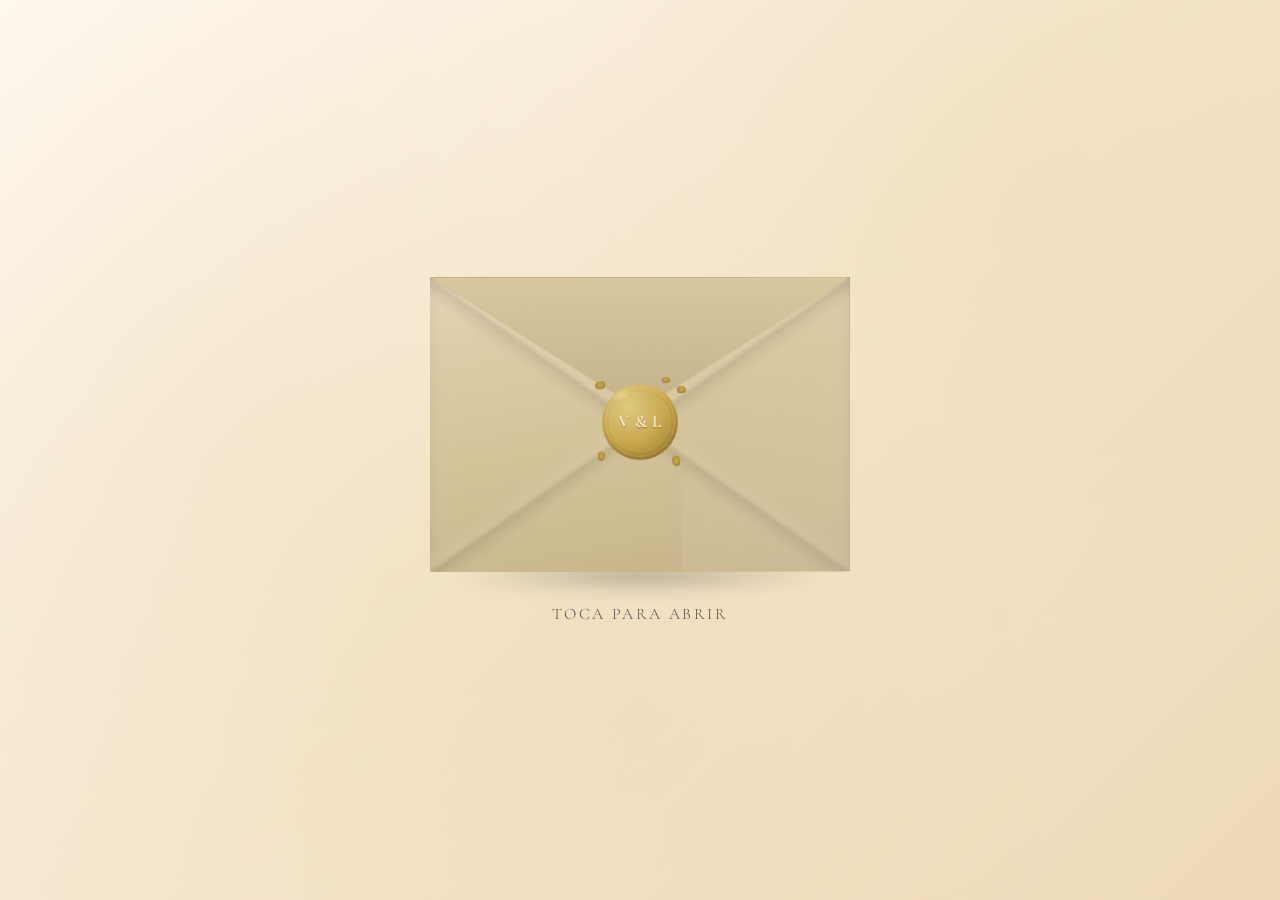
<file: index.html>
<!DOCTYPE html>
<html lang="es">
<head>
  <meta charset="UTF-8">
  <meta name="viewport" content="width=device-width, initial-scale=1.0">
  <meta name="theme-color" content="#F5E6CC">
  <title>Víctor & Leticia - Nos Casamos</title>
  <meta name="description" content="Invitación de boda de Víctor Méndez y Leticia Campillo - 29 de mayo de 2027">
  <meta property="og:title" content="Víctor & Leticia - Nos Casamos">
  <meta property="og:description" content="Os invitamos a celebrar nuestra boda el 29 de mayo de 2027">
  <meta property="og:url" content="https://noscasamosvictoryleticia.com/">
  <meta property="og:image" content="https://noscasamosvictoryleticia.com/fotos/imagen0.jpg">
  <meta property="og:image:width" content="1179">
  <meta property="og:image:height" content="1768">
  <meta property="og:type" content="website">
  <meta property="og:locale" content="es_ES">
  <link rel="icon" type="image/svg+xml" href="favicon.svg">
  <link rel="preconnect" href="https://fonts.googleapis.com">
  <link rel="preconnect" href="https://fonts.gstatic.com" crossorigin>
  <link href="https://fonts.googleapis.com/css2?family=Cormorant+Garamond:ital,wght@0,300;0,400;0,600;0,700;1,300;1,400;1,600&family=Great+Vibes&family=Montserrat:wght@300;400;500&display=swap" rel="stylesheet">
  <link rel="stylesheet" href="css/styles.css?v=20261030-1">
</head>
<body>

  <!-- ============ PANTALLA DEL SOBRE ============ -->
  <div id="envelope-screen">
    <div class="envelope-container">
      <!-- Sobre -->
      <div class="envelope" id="envelope">
        <!-- Sombra del sobre en la mesa -->
        <div class="envelope-shadow"></div>

        <!-- Interior del sobre (visible al abrir la solapa) -->
        <div class="envelope-interior">
          <div class="envelope-interior-pattern"></div>
        </div>

        <!-- Carta dentro del sobre -->
        <div class="envelope-letter" id="envelope-letter">
          <div class="letter-inner">
            <div class="letter-ornament-top">&#10053;</div>
            <div class="letter-invite-text">&iexcl;Os invitamos a nuestra boda!</div>
            <div class="letter-preview-text">Víctor & Leticia</div>
            <div class="letter-preview-date">29 &middot; 05 &middot; 2027</div>
            <div class="letter-ornament-bottom">&#10053;</div>
          </div>
        </div>

        <!-- Sombra interior (se aclara al levantar la solapa) -->
        <div class="envelope-shade"></div>

        <!-- Cuerpo del sobre (parte frontal inferior) -->
        <div class="envelope-body">
          <!-- Textura de fibras del papel -->
          <div class="paper-texture"></div>
          <!-- Borde dorado sutil -->
          <div class="envelope-gold-edge"></div>
        </div>

        <!-- Solapa izquierda -->
        <div class="envelope-flap-left"></div>
        <!-- Solapa derecha -->
        <div class="envelope-flap-right"></div>
        <!-- Solapa inferior -->
        <div class="envelope-flap-bottom"></div>

        <!-- Solapa superior (se abre con animacion) -->
        <div class="envelope-flap-top" id="envelope-flap">
          <!-- Cara frontal de la solapa -->
          <div class="flap-front"></div>
          <div class="paper-texture"></div>
          <!-- Forro interior de la solapa -->
          <div class="flap-liner"></div>
        </div>

        <!-- Sello de lacre (dos mitades que se parten al abrir) -->
        <div class="wax-seal" id="wax-seal">
          <div class="seal-half seal-half-l">
          <div class="seal-face">
            <div class="seal-outer-ring"></div>
            <div class="seal-inner-ring"></div>
            <div class="seal-drips">
              <div class="drip drip-1"></div>
              <div class="drip drip-2"></div>
              <div class="drip drip-3"></div>
              <div class="drip drip-4"></div>
              <div class="drip drip-5"></div>
            </div>
            <span class="seal-text">V & L</span>
            <div class="seal-shine"></div>
          </div>
          </div>
          <div class="seal-half seal-half-r">
          <div class="seal-face">
            <div class="seal-outer-ring"></div>
            <div class="seal-inner-ring"></div>
            <div class="seal-drips">
              <div class="drip drip-1"></div>
              <div class="drip drip-2"></div>
              <div class="drip drip-3"></div>
              <div class="drip drip-4"></div>
              <div class="drip drip-5"></div>
            </div>
            <span class="seal-text">V & L</span>
            <div class="seal-shine"></div>
          </div>
          </div>
          <svg class="seal-crack" viewBox="0 0 100 100" preserveAspectRatio="none" aria-hidden="true">
            <path d="M52 -12 L46 20 L55 38 L47 55 L54 72 L49 112" vector-effect="non-scaling-stroke"/>
          </svg>
        </div>
      </div>

      <!-- Texto de instruccion -->
      <p class="tap-text" id="tap-text">Toca para abrir</p>
    </div>
  </div>

  <!-- ============ PAJAROS ANIMADOS ============ -->
  <div class="birds-container hidden" id="birds-container"></div>

  <!-- ============ CONTENIDO DE LA CARTA ============ -->
  <div id="letter-content" class="letter-content hidden">

    <!-- Foto hero fullscreen -->
    <section class="section-hero" id="hero-section">
      <img src="fotos/imagen0.jpg" alt="Víctor y Leticia - Save the date, 29 de mayo de 2027" class="hero-photo">
      <div class="hero-scroll-hint" id="scroll-hint">
        <span>Desliza</span>
        <svg viewBox="0 0 24 24" width="20" height="20" fill="none" stroke="currentColor" stroke-width="2">
          <polyline points="6 9 12 15 18 9"/>
        </svg>
      </div>
    </section>

    <!-- Encabezado / Monograma -->
    <header class="letter-header">
      <div class="ornament-top">
        <svg viewBox="0 0 200 20" class="ornament-svg">
          <path d="M0,10 Q50,0 100,10 Q150,20 200,10" fill="none" stroke="#C9A84C" stroke-width="1"/>
          <path d="M0,10 Q50,20 100,10 Q150,0 200,10" fill="none" stroke="#C9A84C" stroke-width="1"/>
        </svg>
      </div>
      <div class="monogram fade-in-section">
        <span class="monogram-letter">V</span>
        <span class="monogram-amp">&</span>
        <span class="monogram-letter">L</span>
      </div>
      <div class="ornament-bottom">
        <svg viewBox="0 0 200 20" class="ornament-svg">
          <path d="M0,10 Q50,0 100,10 Q150,20 200,10" fill="none" stroke="#C9A84C" stroke-width="1"/>
          <path d="M0,10 Q50,20 100,10 Q150,0 200,10" fill="none" stroke="#C9A84C" stroke-width="1"/>
        </svg>
      </div>
    </header>

    <!-- Titulo -->
    <section class="section-title fade-in-section">
      <h1 class="main-title">¡Y queremos celebrarlo<br>a lo grande!</h1>
      <div class="separator">
        <span class="sep-line"></span>
        <span class="sep-diamond">&#9830;</span>
        <span class="sep-line"></span>
      </div>
    </section>

    <!-- Nombres -->
    <section class="section-names fade-in-section">
      <h2 class="groom-name">Víctor Méndez</h2>
      <p class="names-and">&</p>
      <h2 class="bride-name">Leticia Campillo</h2>
    </section>

    <!-- Mensaje personal -->
    <section class="section-message fade-in-section">
      <div class="separator small">
        <span class="sep-line"></span>
        <span class="sep-diamond">&#9830;</span>
        <span class="sep-line"></span>
      </div>
      <p class="personal-message">
        Hemos decidido dar el paso.<br>
        Y no queremos hacerlo sin vosotros.
      </p>
      <div class="separator small">
        <span class="sep-line"></span>
        <span class="sep-diamond">&#9830;</span>
        <span class="sep-line"></span>
      </div>
    </section>

    <!-- Fecha y hora -->
    <section class="section-date fade-in-section">
      <div class="date-icon">
        <svg viewBox="0 0 24 24" width="40" height="40" fill="none" stroke="#C9A84C" stroke-width="1.5">
          <rect x="3" y="4" width="18" height="18" rx="2" ry="2"/>
          <line x1="16" y1="2" x2="16" y2="6"/>
          <line x1="8" y1="2" x2="8" y2="6"/>
          <line x1="3" y1="10" x2="21" y2="10"/>
        </svg>
      </div>
      <p class="date-label">Sábado</p>
      <p class="date-day">29</p>
      <p class="date-month">Mayo 2027</p>
      <p class="date-time">Acceso a las habitaciones a partir de las 14:00 h</p>
    </section>

    <!-- Lugar -->
    <section class="section-venue fade-in-section">
      <div class="venue-icon">
        <svg viewBox="0 0 24 24" width="40" height="40" fill="none" stroke="#C9A84C" stroke-width="1.5">
          <path d="M21 10c0 7-9 13-9 13s-9-6-9-13a9 9 0 0 1 18 0z"/>
          <circle cx="12" cy="10" r="3"/>
        </svg>
      </div>
      <h3 class="venue-name">Hotel Ansares</h3>
      <p class="venue-location">Tarancón</p>
      <div class="venue-map-wrapper">
        <iframe
          class="venue-map"
          src="https://maps.google.com/maps?q=ANSARES%20HOTEL%2C%20Taranc%C3%B3n&z=16&output=embed"
          allowfullscreen=""
          loading="lazy"
          referrerpolicy="no-referrer-when-downgrade">
        </iframe>
      </div>
      <a href="https://maps.app.goo.gl/i5xcqcEX8P9QxBQL9" target="_blank" rel="noopener" class="venue-map-link">
        <svg viewBox="0 0 24 24" width="16" height="16" fill="none" stroke="currentColor" stroke-width="2">
          <path d="M18 13v6a2 2 0 0 1-2 2H5a2 2 0 0 1-2-2V8a2 2 0 0 1 2-2h6"/>
          <polyline points="15 3 21 3 21 9"/>
          <line x1="10" y1="14" x2="21" y2="3"/>
        </svg>
        Abrir en Google Maps
      </a>
    </section>

    <!-- Gastronomia -->
    <section class="section-gastro fade-in-section">
      <div class="gastro-emblem">
        <svg viewBox="0 0 40 40" width="34" height="34" fill="none" stroke="currentColor" stroke-width="1.5" stroke-linecap="round" stroke-linejoin="round">
          <line x1="7" y1="30" x2="33" y2="30"/>
          <path d="M10 30a10 8 0 0 1 20 0"/>
          <line x1="20" y1="22" x2="20" y2="17"/>
          <circle cx="20" cy="15.5" r="1.6"/>
        </svg>
      </div>
      <span class="gastro-eyebrow">El banquete</span>
      <h3 class="gastro-title">Gastronomía de autor</h3>
      <p class="gastro-venue">en <a href="https://www.essentiarestaurante.com/" target="_blank" rel="noopener">Restaurante Essentia</a></p>
      <div class="separator small">
        <span class="sep-line"></span>
        <span class="sep-diamond">&#9830;</span>
        <span class="sep-line"></span>
      </div>

      <p class="gastro-intro">
        Tanto el <strong>cóctel</strong> como la <strong>cena</strong> tendrán lugar en
        <strong>Essentia</strong>, reconocido con varios <strong>Soles Repsol</strong>:
        cocina de autor con productos de calidad y de temporada.
      </p>
    </section>

    <!-- Timeline de eventos -->
    <section class="section-timeline">
      <h3 class="timeline-title fade-in-section">Nuestra Boda</h3>
      <div class="separator small fade-in-section">
        <span class="sep-line"></span>
        <span class="sep-diamond">&#9830;</span>
        <span class="sep-line"></span>
      </div>

      <div class="timeline">
        <!-- Entrada al hotel -->
        <div class="tl-item tl-left fade-in-section">
          <div class="tl-content">
            <span class="tl-time">14:00 h</span>
            <span class="tl-label">Llegada al Hotel</span>
          </div>
          <div class="tl-icon">
            <svg viewBox="0 0 40 40" width="40" height="40" fill="none" stroke="currentColor" stroke-width="1.5" stroke-linecap="round" stroke-linejoin="round">
              <path d="M6 34V16l14-10 14 10v18"/>
              <rect x="15" y="22" width="10" height="12"/>
              <line x1="20" y1="28" x2="20" y2="28.01" stroke-width="2.5"/>
              <polyline points="6 34 34 34"/>
            </svg>
          </div>
        </div>

        <!-- Si, quiero -->
        <div class="tl-item tl-right fade-in-section">
          <div class="tl-icon">
            <svg viewBox="0 0 40 40" width="40" height="40" fill="none" stroke="currentColor" stroke-width="1.5" stroke-linecap="round" stroke-linejoin="round">
              <circle cx="16" cy="24" r="7.5"/>
              <circle cx="25" cy="19" r="7.5"/>
              <path d="M22.5 9 l2.5 -3.2 l2.5 3.2 l-2.5 2.6 z"/>
            </svg>
          </div>
          <div class="tl-content">
            <span class="tl-time">19:00 h</span>
            <span class="tl-label">¡Sí, quiero!</span>
          </div>
        </div>

        <!-- Cóctel -->
        <div class="tl-item tl-left fade-in-section">
          <div class="tl-content">
            <span class="tl-time">20:00 h</span>
            <span class="tl-label">Cóctel</span>
          </div>
          <div class="tl-icon">
            <svg viewBox="0 0 40 40" width="40" height="40" fill="none" stroke="currentColor" stroke-width="1.5" stroke-linecap="round" stroke-linejoin="round">
              <path d="M12 8 L20 22 L28 8"/>
              <line x1="20" y1="22" x2="20" y2="32"/>
              <line x1="14" y1="32" x2="26" y2="32"/>
              <circle cx="24" cy="12" r="1" fill="currentColor" stroke="none"/>
              <path d="M15 12 Q17 16 20 14"/>
            </svg>
          </div>
        </div>

        <!-- Cena -->
        <div class="tl-item tl-right fade-in-section">
          <div class="tl-icon">
            <svg viewBox="0 0 40 40" width="40" height="40" fill="none" stroke="currentColor" stroke-width="1.5" stroke-linecap="round" stroke-linejoin="round">
              <circle cx="20" cy="20" r="10"/>
              <circle cx="20" cy="20" r="6.5"/>
              <line x1="12" y1="34" x2="12" y2="10" stroke-width="1.2"/>
              <path d="M28 10 v6 q0 3 -2 3 v15" stroke-width="1.2"/>
              <path d="M31 10 v4 q0 2 -3 5"/>
            </svg>
          </div>
          <div class="tl-content">
            <span class="tl-time">21:30 h</span>
            <span class="tl-label">Cena</span>
          </div>
        </div>

        <!-- Que empiece el baile -->
        <div class="tl-item tl-left fade-in-section">
          <div class="tl-content">
            <span class="tl-time">23:30 h</span>
            <span class="tl-label">¡Que empiece el baile!</span>
          </div>
          <div class="tl-icon">
            <svg viewBox="0 0 40 40" width="40" height="40" fill="none" stroke="currentColor" stroke-width="1.5" stroke-linecap="round" stroke-linejoin="round">
              <g fill="currentColor" stroke="none">
                <path d="M13 9 c2.6 0 3.9 3.1 3.9 6.1 c0 2.6 -1.4 4.3 -3.9 4.3 c-2.4 0 -3.7 -1.7 -3.7 -4.3 c0 -3 1.1 -6.1 3.7 -6.1 z"/>
                <ellipse cx="13" cy="25" rx="2.7" ry="2"/>
                <path d="M27 17 c2.6 0 3.9 3.1 3.9 6.1 c0 2.6 -1.4 4.3 -3.9 4.3 c-2.4 0 -3.7 -1.7 -3.7 -4.3 c0 -3 1.1 -6.1 3.7 -6.1 z"/>
                <ellipse cx="27" cy="33" rx="2.7" ry="2"/>
              </g>
            </svg>
          </div>
        </div>

        <!-- The show must go on -->
        <div class="tl-item tl-right fade-in-section">
          <div class="tl-icon">
            <svg viewBox="0 0 40 40" width="40" height="40" fill="none" stroke="currentColor" stroke-width="1.5" stroke-linecap="round" stroke-linejoin="round">
              <line x1="15" y1="8" x2="15" y2="12.5"/>
              <circle cx="15" cy="22" r="9"/>
              <line x1="6.4" y1="22" x2="23.6" y2="22"/>
              <line x1="7.7" y1="17" x2="22.3" y2="17"/>
              <line x1="7.7" y1="27" x2="22.3" y2="27"/>
              <path d="M15 13 q-6.5 9 0 18"/>
              <path d="M15 13 q6.5 9 0 18"/>
              <path d="M31 13 v9.5"/>
              <path d="M31 13 q4 1.5 3 6"/>
              <ellipse cx="28.7" cy="23.5" rx="2.5" ry="1.9" fill="currentColor" stroke="none"/>
            </svg>
          </div>
          <div class="tl-content">
            <span class="tl-time">???</span>
            <span class="tl-label">The show must go on</span>
            <span class="tl-sublabel">Sorpresa de madrugada</span>
          </div>
        </div>
      </div>
    </section>

    <!-- Hotel Ansares - Alojamiento -->
    <section class="section-hotel fade-in-section">
      <h3 class="hotel-title">Vuestro Alojamiento</h3>
      <div class="separator small">
        <span class="sep-line"></span>
        <span class="sep-diamond">&#9830;</span>
        <span class="sep-line"></span>
      </div>
      <p class="hotel-intro">
        Hemos reservado el alojamiento en el <strong>Hotel Ansares</strong> para todos nuestros invitados.
        Está <strong>incluido en el cubierto</strong>, así que no os supone ningún gasto.
        Disfrutad de una estancia sin preocupaciones y celebrad con nosotros hasta el final.
      </p>

      <div class="hotel-gallery">
        <div class="hotel-photo hotel-photo-wide">
          <img src="foto.jpg" alt="Patio del Hotel Ansares">
        </div>
        <div class="hotel-photo">
          <img src="hotel/WhatsApp Image 2026-03-23 at 15.52.59.jpeg" alt="Hotel Ansares">
        </div>
        <div class="hotel-photo">
          <img src="hotel/WhatsApp Image 2026-03-23 at 15.52.59 (1).jpeg" alt="Hotel Ansares">
        </div>
      </div>

      <div class="hotel-features">
        <div class="hotel-feature">
          <svg viewBox="0 0 24 24" width="28" height="28" fill="none" stroke="#C9A84C" stroke-width="1.5" stroke-linecap="round" stroke-linejoin="round">
            <path d="M2 20v-8a2 2 0 0 1 2-2h16a2 2 0 0 1 2 2v8"/>
            <path d="M4 12V8a4 4 0 0 1 4-4h8a4 4 0 0 1 4 4v4"/>
            <line x1="2" y1="20" x2="22" y2="20"/>
          </svg>
          <span>Habitación incluida<br>Noche del 29 al 30 de mayo</span>
        </div>
        <div class="hotel-feature">
          <svg viewBox="0 0 24 24" width="28" height="28" fill="none" stroke="#C9A84C" stroke-width="1.5" stroke-linecap="round" stroke-linejoin="round">
            <circle cx="12" cy="12" r="9"/>
            <polyline points="12 7 12 12 15.5 14"/>
          </svg>
          <span>Check-in 14:00 h<br>Check-out 14:00 h</span>
        </div>
        <div class="hotel-feature">
          <svg viewBox="0 0 24 24" width="28" height="28" fill="none" stroke="#C9A84C" stroke-width="1.5" stroke-linecap="round" stroke-linejoin="round">
            <path d="M5 17h14v-4.5a2 2 0 0 0-.4-1.2l-2.1-2.8A2 2 0 0 0 14.9 7.7H9.1a2 2 0 0 0-1.6.8l-2.1 2.8A2 2 0 0 0 5 12.5z"/>
            <circle cx="8" cy="17" r="1.6"/>
            <circle cx="16" cy="17" r="1.6"/>
            <line x1="5" y1="12.5" x2="19" y2="12.5"/>
          </svg>
          <span>Parking gratuito<br>para los invitados</span>
        </div>
        <div class="hotel-feature">
          <svg viewBox="0 0 24 24" width="28" height="28" fill="none" stroke="#C9A84C" stroke-width="1.5" stroke-linecap="round" stroke-linejoin="round">
            <rect x="3" y="5" width="18" height="14" rx="2"/>
            <circle cx="8.5" cy="11" r="2"/>
            <path d="M5.5 16c.6-1.5 1.7-2.2 3-2.2s2.4.7 3 2.2"/>
            <line x1="14" y1="10" x2="18.5" y2="10"/>
            <line x1="14" y1="13.5" x2="18.5" y2="13.5"/>
          </svg>
          <span>Traed vuestro DNI o pasaporte<br>para el check-in</span>
        </div>
      </div>
    </section>

    <!-- Cuenta atras -->
    <section class="section-countdown fade-in-section">
      <h3 class="countdown-title">Cuenta Atrás</h3>
      <p class="countdown-today hidden" id="countdown-today"></p>
      <div class="countdown" id="countdown">
        <div class="countdown-item">
          <span class="countdown-number" id="countdown-days">000</span>
          <span class="countdown-label">Días</span>
        </div>
        <div class="countdown-item">
          <span class="countdown-number" id="countdown-hours">00</span>
          <span class="countdown-label">Horas</span>
        </div>
        <div class="countdown-item">
          <span class="countdown-number" id="countdown-minutes">00</span>
          <span class="countdown-label">Minutos</span>
        </div>
        <div class="countdown-item">
          <span class="countdown-number" id="countdown-seconds">00</span>
          <span class="countdown-label">Segundos</span>
        </div>
      </div>
    </section>

    <!-- Galeria de fotos -->
    <section class="section-gallery fade-in-section">
      <h3 class="gallery-title">Nuestra Historia</h3>
      <div class="separator small">
        <span class="sep-line"></span>
        <span class="sep-diamond">&#9830;</span>
        <span class="sep-line"></span>
      </div>
      <div class="timeline history-timeline">
        <div class="tl-item tl-left fade-in-section">
          <div class="tl-content">
            <span class="tl-time">2017</span>
            <span class="tl-label">Nuestra primera cita</span>
            <span class="tl-sublabel">Parque Bella Vista, Rivas</span>
          </div>
          <div class="tl-icon">
            <svg viewBox="0 0 24 24" width="28" height="28" fill="none" stroke="currentColor" stroke-width="1.5" stroke-linecap="round" stroke-linejoin="round">
              <path d="M12 20.5s-7.5-4.6-7.5-10A4.2 4.2 0 0 1 12 8a4.2 4.2 0 0 1 7.5 2.5c0 5.4-7.5 10-7.5 10z"/>
            </svg>
          </div>
        </div>
        <div class="tl-item tl-right fade-in-section">
          <div class="tl-icon">
            <svg viewBox="0 0 24 24" width="28" height="28" fill="none" stroke="currentColor" stroke-width="1.5" stroke-linecap="round" stroke-linejoin="round">
              <rect x="3" y="7.5" width="18" height="12" rx="2"/>
              <path d="M9 7.5V6a2 2 0 0 1 2-2h2a2 2 0 0 1 2 2v1.5"/>
              <line x1="3" y1="12.5" x2="21" y2="12.5"/>
            </svg>
          </div>
          <div class="tl-content">
            <span class="tl-time">2024</span>
            <span class="tl-label">Compañeros de trabajo</span>
            <span class="tl-sublabel">La vida nos volvió a juntar</span>
          </div>
        </div>
        <div class="tl-item tl-left fade-in-section">
          <div class="tl-content">
            <span class="tl-time">2025</span>
            <span class="tl-label">Nos fuimos a vivir juntos</span>
            <span class="tl-sublabel">Arganda del Rey</span>
          </div>
          <div class="tl-icon">
            <svg viewBox="0 0 24 24" width="28" height="28" fill="none" stroke="currentColor" stroke-width="1.5" stroke-linecap="round" stroke-linejoin="round">
              <path d="M3 11.5 12 4l9 7.5"/>
              <path d="M5.5 10v9.5h13V10"/>
              <rect x="10" y="13.5" width="4" height="6"/>
            </svg>
          </div>
        </div>
        <div class="tl-item tl-right fade-in-section">
          <div class="tl-icon">
            <svg viewBox="0 0 24 24" width="28" height="28" fill="none" stroke="currentColor" stroke-width="1.5" stroke-linecap="round" stroke-linejoin="round">
              <circle cx="12" cy="14" r="6"/>
              <path d="M9.5 8 12 4l2.5 4"/>
              <path d="M9.5 8h5"/>
            </svg>
          </div>
          <div class="tl-content">
            <span class="tl-time">2025</span>
            <span class="tl-label">La pedida</span>
            <span class="tl-sublabel">Alsacia</span>
          </div>
        </div>
        <div class="tl-item tl-left fade-in-section">
          <div class="tl-content">
            <span class="tl-time">2027</span>
            <span class="tl-label">¡Nos casamos!</span>
            <span class="tl-sublabel">Hotel Ansares, Tarancón</span>
          </div>
          <div class="tl-icon">
            <svg viewBox="0 0 24 24" width="28" height="28" fill="none" stroke="currentColor" stroke-width="1.5" stroke-linecap="round" stroke-linejoin="round">
              <circle cx="9" cy="13" r="5"/>
              <circle cx="15" cy="13" r="5"/>
            </svg>
          </div>
        </div>
      </div>
      <div class="gallery-mosaic">
        <div class="gallery-item gi-tall fade-in-section"><img src="fotos/image1.jpeg" alt="Víctor y Leticia"></div>
        <div class="gallery-item gi-square fade-in-section"><img src="fotos/image2.jpeg" alt="Víctor y Leticia"></div>
        <div class="gallery-item gi-square fade-in-section"><img src="fotos/image8.jpeg" alt="Víctor y Leticia"></div>
        <div class="gallery-item gi-wide fade-in-section"><img src="fotos/image4.jpeg" alt="Víctor y Leticia"></div>
      </div>
    </section>

    <!-- Confirmar asistencia -->
    <section class="section-rsvp fade-in-section">
      <h3 class="rsvp-title">Confirmad vuestra asistencia</h3>
      <p class="rsvp-text">
        Vuestra presencia haría este día aún más especial.<br>
        Confirmad <strong>una sola vez por familia</strong>, incluyendo a todos los que venís.<br>
        Por favor, hacedlo antes del <strong>31 de enero de 2027</strong>.
      </p>

      <!-- Boton para abrir el formulario -->
      <button class="rsvp-button" id="rsvp-open-btn">
        Confirmar Asistencia
      </button>

      <!-- Animacion de puertas -->
      <div class="doors-overlay hidden" id="doors-overlay">
        <div class="door door-left">
          <div class="door-panel">
            <div class="door-frame"></div>
            <div class="door-handle"></div>
          </div>
        </div>
        <div class="door door-right">
          <div class="door-panel">
            <div class="door-frame"></div>
            <div class="door-handle"></div>
          </div>
        </div>
      </div>

      <!-- Instrucciones antes del formulario -->
      <div class="rsvp-intro hidden" id="rsvp-intro">
        <p class="rsvp-intro-title">Antes de empezar</p>
        <ol class="rsvp-intro-list">
          <li><strong>Confirma una sola vez por familia.</strong> Basta con que lo rellene una persona.</li>
          <li>Pon tus datos y, en <strong>"¿Viene alguien más contigo?"</strong>, añade a tu pareja, hijos o familiares que vengan.</li>
          <li>Indica quién se queda a dormir en el hotel. <strong>Está incluido en el cubierto</strong>, sin ningún gasto para vosotros.</li>
          <li>Si no puedes venir, marca <strong>"No podré asistir"</strong> y solo te pediremos tu nombre.</li>
        </ol>
        <p class="rsvp-intro-note">Te llevará menos de dos minutos.</p>
        <button type="button" class="rsvp-submit" id="rsvp-intro-next">Siguiente</button>
      </div>

      <!-- Formulario de confirmacion -->
      <div class="rsvp-form-wrapper hidden" id="rsvp-form-wrapper">
        <form
          class="rsvp-form"
          id="rsvp-form"
          action="https://api.web3forms.com/submit"
          method="POST"
        >
          <!-- Config Web3Forms (envia el correo a victoryleti29@gmail.com) -->
          <input type="hidden" name="access_key" value="c5b084f1-d6ef-4d72-b8c6-b1ec4370ef28">
          <input type="hidden" name="subject" id="form-subject" value="[CONFIRMACIÓN] Nueva confirmación de asistencia">
          <input type="hidden" name="from_name" value="Invitación Víctor &amp; Leticia">
          <input type="checkbox" name="botcheck" style="display:none" tabindex="-1" autocomplete="off">
          <input type="hidden" name="redirect" id="form-next-url">

          <!-- Asistencia -->
          <div class="form-group">
            <label class="form-label">¿Asistirás a nuestra boda?</label>
            <div class="form-radio-group">
              <label class="form-radio">
                <input type="radio" name="Asistencia" value="Sí, asistiré" required id="attend-yes">
                <span class="radio-custom"></span>
                Sí, asistiré
              </label>
              <label class="form-radio">
                <input type="radio" name="Asistencia" value="No podré asistir" id="attend-no">
                <span class="radio-custom"></span>
                No podré asistir
              </label>
            </div>
          </div>

          <!-- Campos de datos (se muestran si dice que si) -->
          <div class="rsvp-fields hidden" id="rsvp-fields">

            <div class="form-group">
              <label class="form-label" for="rsvp-nombre">Tu nombre</label>
              <input type="text" class="form-input" id="rsvp-nombre" name="Nombre" placeholder="Tu nombre" required>
            </div>

            <div class="form-group">
              <label class="form-label" for="rsvp-apellidos">Tus apellidos</label>
              <input type="text" class="form-input" id="rsvp-apellidos" name="Apellidos" placeholder="Tus apellidos" required>
            </div>

            <div class="form-group">
              <label class="form-label" for="rsvp-email">Correo electrónico</label>
              <input type="email" class="form-input" id="rsvp-email" name="email" placeholder="tu@email.com" required>
            </div>

            <!-- Alojamiento (por persona; quien rellena) -->
            <div class="form-group">
              <p class="form-notice form-notice-hotel">&#127968; El hotel está <strong>incluido en el cubierto</strong>: no supone ningún gasto para vosotros. ¡Queremos que os quedéis todos!</p>
              <label class="form-label">¿Te quedas a dormir en el hotel?</label>
              <div class="form-radio-group">
                <label class="form-radio">
                  <input type="radio" name="Alojamiento" value="Sí, me quedo" id="hotel-yes" checked>
                  <span class="radio-custom"></span>
                  Sí, me quedo
                </label>
                <label class="form-radio">
                  <input type="radio" name="Alojamiento" value="No, gracias" id="hotel-no">
                  <span class="radio-custom"></span>
                  No, gracias
                </label>
              </div>
            </div>

            <div class="form-group">
              <label class="form-label" for="rsvp-alergias">Tus alergias o necesidades alimentarias</label>
              <textarea class="form-input form-textarea" id="rsvp-alergias" name="Alergias / Dieta" rows="2" placeholder="Ej: celíaco, vegano, alergia a frutos secos..."></textarea>
            </div>

            <!-- Resumen calculado al enviar -->
            <input type="hidden" name="Total personas" id="total-personas" value="1">
            <input type="hidden" name="Adultos" id="total-adultos" value="1">
            <input type="hidden" name="Niños" id="total-ninos" value="0">
            <input type="hidden" name="Se quedan en el hotel" id="total-hotel" value="1">

            <!-- Personas que vienen contigo -->
            <div class="form-group">
              <label class="form-label">¿Viene alguien más contigo?</label>
              <p class="form-hint">Añade a tu pareja, hijos o familiares que vengan contigo, e indica quién se queda en el hotel. Así confirmáis una sola vez por familia.</p>
              <div class="people-list" id="people-list"></div>
              <button type="button" class="add-person-btn" id="add-person-btn">
                <span>+</span> Añadir persona
              </button>
            </div>

            <div class="form-group hotel-notice hidden" id="hotel-notice">
              <p class="form-notice">&#9888;&#65039; Recordad llevar el DNI o pasaporte de cada persona para el check-in del hotel.</p>
            </div>

            <!-- Mensaje para los novios -->
            <div class="form-group">
              <label class="form-label" for="rsvp-mensaje">Mensaje para los novios</label>
              <textarea class="form-input form-textarea" id="rsvp-mensaje" name="Mensaje para los novios" rows="3" placeholder="Escribe unas palabras para Víctor y Leticia..."></textarea>
            </div>

          </div>

          <!-- Campos para "No asiste" (nombre para saber quien no viene) -->
          <div class="rsvp-no-fields hidden" id="rsvp-no-fields">
            <div class="form-group">
              <label class="form-label" for="rsvp-no-nombre">Nombre</label>
              <input type="text" class="form-input" id="rsvp-no-nombre" name="Nombre" placeholder="Tu nombre" required disabled>
            </div>
            <div class="form-group">
              <label class="form-label" for="rsvp-no-apellidos">Apellidos</label>
              <input type="text" class="form-input" id="rsvp-no-apellidos" name="Apellidos" placeholder="Tus apellidos" required disabled>
            </div>
          </div>

          <button type="submit" class="rsvp-submit" id="rsvp-submit">
            Enviar Confirmación
          </button>
        </form>
      </div>

      <!-- Mensaje de exito -->
      <div class="rsvp-success hidden" id="rsvp-success">
        <div class="success-icon">&#10003;</div>
        <p class="success-text">¡Gracias por confirmar!</p>
        <p class="success-subtext">Hemos recibido vuestra respuesta.<br>¡Nos vemos el 29 de mayo!</p>
      </div>
    </section>

    <!-- Preguntas frecuentes -->
    <section class="section-faq fade-in-section">
      <h3 class="faq-title">Preguntas Frecuentes</h3>
      <div class="separator small">
        <span class="sep-line"></span>
        <span class="sep-diamond">&#9830;</span>
        <span class="sep-line"></span>
      </div>

      <div class="faq-list">
        <div class="accordion-item">
          <button class="accordion-header">
            <span>¿Habrá parking?</span>
            <svg class="accordion-arrow" viewBox="0 0 24 24" width="20" height="20" fill="none" stroke="currentColor" stroke-width="2">
              <polyline points="6 9 12 15 18 9"/>
            </svg>
          </button>
          <div class="accordion-body hidden">
            <p>Sí, el Hotel Ansares dispone de parking gratuito para todos los invitados.</p>
          </div>
        </div>

        <div class="accordion-item">
          <button class="accordion-header">
            <span>¿Hora del check-in y check-out?</span>
            <svg class="accordion-arrow" viewBox="0 0 24 24" width="20" height="20" fill="none" stroke="currentColor" stroke-width="2">
              <polyline points="6 9 12 15 18 9"/>
            </svg>
          </button>
          <div class="accordion-body hidden">
            <p>El check-in será a las 14:00 h en la recepción del hotel. Allí os darán la habitación que os corresponda. El check-out es al día siguiente a las 14:00 h.</p>
          </div>
        </div>

        <div class="accordion-item">
          <button class="accordion-header">
            <span>¿A qué hora será la ceremonia?</span>
            <svg class="accordion-arrow" viewBox="0 0 24 24" width="20" height="20" fill="none" stroke="currentColor" stroke-width="2">
              <polyline points="6 9 12 15 18 9"/>
            </svg>
          </button>
          <div class="accordion-body hidden">
            <p>La ceremonia será a las 19:00 h, por lo que recomendamos estar preparados a las 18:00 h. Aunque el check-in es a partir de las 14:00 h para que podáis arreglaros allí.</p>
          </div>
        </div>

        <div class="accordion-item">
          <button class="accordion-header">
            <span>¿Están invitados los niños?</span>
            <svg class="accordion-arrow" viewBox="0 0 24 24" width="20" height="20" fill="none" stroke="currentColor" stroke-width="2">
              <polyline points="6 9 12 15 18 9"/>
            </svg>
          </button>
          <div class="accordion-body hidden">
            <p>¡Claro que sí! Los niños son bienvenidos. Indicadlos al confirmar la asistencia para tenerlos en cuenta en el menú y en el hotel.</p>
          </div>
        </div>

        <div class="accordion-item">
          <button class="accordion-header">
            <span>¿La ceremonia es al aire libre?</span>
            <svg class="accordion-arrow" viewBox="0 0 24 24" width="20" height="20" fill="none" stroke="currentColor" stroke-width="2">
              <polyline points="6 9 12 15 18 9"/>
            </svg>
          </button>
          <div class="accordion-body hidden">
            <p>Sí, la ceremonia y el cóctel serán al aire libre. La cena y la fiesta serán en espacio cubierto. Si el tiempo no acompaña, se hará todo cubierto.</p>
          </div>
        </div>

        <div class="accordion-item">
          <button class="accordion-header">
            <span>¿Qué puedo tirar en la ceremonia?</span>
            <svg class="accordion-arrow" viewBox="0 0 24 24" width="20" height="20" fill="none" stroke="currentColor" stroke-width="2">
              <polyline points="6 9 12 15 18 9"/>
            </svg>
          </button>
          <div class="accordion-body hidden">
            <p>No os preocupéis por eso, ¡nosotros nos encargamos! Solo tenéis que disfrutar del momento.</p>
          </div>
        </div>

        <div class="accordion-item">
          <button class="accordion-header">
            <span>¿Dónde se celebra?</span>
            <svg class="accordion-arrow" viewBox="0 0 24 24" width="20" height="20" fill="none" stroke="currentColor" stroke-width="2">
              <polyline points="6 9 12 15 18 9"/>
            </svg>
          </button>
          <div class="accordion-body hidden">
            <p>Todo se celebrará en el mismo recinto, no hace falta desplazarse.</p>
          </div>
        </div>
        </div>
      </div>
    </section>

    <!-- Contacto -->
    <section class="section-contact fade-in-section">
      <h3 class="contact-title">¿Tenéis alguna duda?</h3>
      <div class="separator small">
        <span class="sep-line"></span>
        <span class="sep-diamond">&#9830;</span>
        <span class="sep-line"></span>
      </div>
      <p class="contact-text">
        Escribidnos por WhatsApp si tenéis cualquier duda,<br>
        o si cambian vuestros planes después de confirmar.
      </p>
      <a class="whatsapp-btn" href="https://wa.me/34722184679?text=Hola%2C%20tengo%20una%20duda%20sobre%20la%20boda%20de%20V%C3%ADctor%20y%20Leticia" target="_blank" rel="noopener">
        <svg viewBox="0 0 24 24" width="22" height="22" fill="currentColor" aria-hidden="true">
          <path d="M12 2.2a9.8 9.8 0 0 0-8.4 14.8L2.3 21.8l4.9-1.3A9.8 9.8 0 1 0 12 2.2zm0 1.7a8.1 8.1 0 1 1-4.1 15.1l-.3-.2-2.9.8.8-2.8-.2-.3A8.1 8.1 0 0 1 12 3.9zm-3.2 4.3c-.2 0-.5.1-.7.3-.3.3-1 1-1 2.4s1 2.8 1.2 3c.1.2 2 3.1 4.9 4.3 2.4 1 2.9.8 3.4.7.5 0 1.7-.7 1.9-1.4.2-.7.2-1.2.2-1.4-.1-.1-.3-.2-.6-.3l-2-1c-.3-.1-.5-.2-.7.1l-1 1.2c-.2.2-.4.2-.6.1-.3-.1-1.2-.4-2.3-1.4-.9-.8-1.4-1.7-1.6-2-.2-.3 0-.5.1-.6l.5-.6.3-.5c.1-.2 0-.4 0-.5l-.9-2.2c-.2-.5-.4-.5-.6-.5h-.5z"/>
        </svg>
        ¿Dudas? Escríbenos
      </a>
      <p class="contact-share-text">Si queréis reenviar la invitación a alguien de la familia, podéis hacerlo desde aquí.</p>
      <button type="button" class="share-btn" id="share-btn">
        <svg viewBox="0 0 24 24" width="20" height="20" fill="none" stroke="currentColor" stroke-width="1.8" stroke-linecap="round" stroke-linejoin="round" aria-hidden="true">
          <circle cx="18" cy="5" r="3"/>
          <circle cx="6" cy="12" r="3"/>
          <circle cx="18" cy="19" r="3"/>
          <line x1="8.6" y1="13.5" x2="15.4" y2="17.5"/>
          <line x1="15.4" y1="6.5" x2="8.6" y2="10.5"/>
        </svg>
        Compartir invitación
      </button>
    </section>

    <!-- Footer -->
    <footer class="letter-footer fade-in-section">
      <div class="separator">
        <span class="sep-line"></span>
        <span class="sep-diamond">&#9830;</span>
        <span class="sep-line"></span>
      </div>
      <p class="footer-thanks">Gracias por formar parte de este día.<br>Con todo nuestro cariño,</p>
      <p class="footer-names">Víctor & Leticia</p>
      <p class="footer-date">29 &middot; 05 &middot; 2027</p>
      <div class="ornament-bottom">
        <svg viewBox="0 0 200 20" class="ornament-svg">
          <path d="M0,10 Q50,0 100,10 Q150,20 200,10" fill="none" stroke="#C9A84C" stroke-width="1"/>
          <path d="M0,10 Q50,20 100,10 Q150,0 200,10" fill="none" stroke="#C9A84C" stroke-width="1"/>
        </svg>
      </div>
    </footer>
  </div>

  <!-- ============ BOTON DE MUSICA ============ -->
  <button class="music-toggle hidden" id="music-toggle" aria-label="Reproducir música">
    <svg class="music-icon-on" viewBox="0 0 24 24" width="24" height="24" fill="none" stroke="currentColor" stroke-width="2">
      <path d="M9 18V5l12-2v13"/>
      <circle cx="6" cy="18" r="3"/>
      <circle cx="18" cy="16" r="3"/>
    </svg>
    <svg class="music-icon-off" viewBox="0 0 24 24" width="24" height="24" fill="none" stroke="currentColor" stroke-width="2">
      <path d="M9 18V5l12-2v13"/>
      <circle cx="6" cy="18" r="3"/>
      <circle cx="18" cy="16" r="3"/>
      <line x1="1" y1="1" x2="23" y2="23" stroke-width="2.5"/>
    </svg>
  </button>

  <!-- Audio (reemplazar src con archivo MP3 real) -->
  <audio id="bg-music" loop preload="auto">
    <source src="canon.mp3" type="audio/mpeg">
  </audio>

  <script src="js/main.js?v=20261030-1"></script>
</body>
</html>
</file>
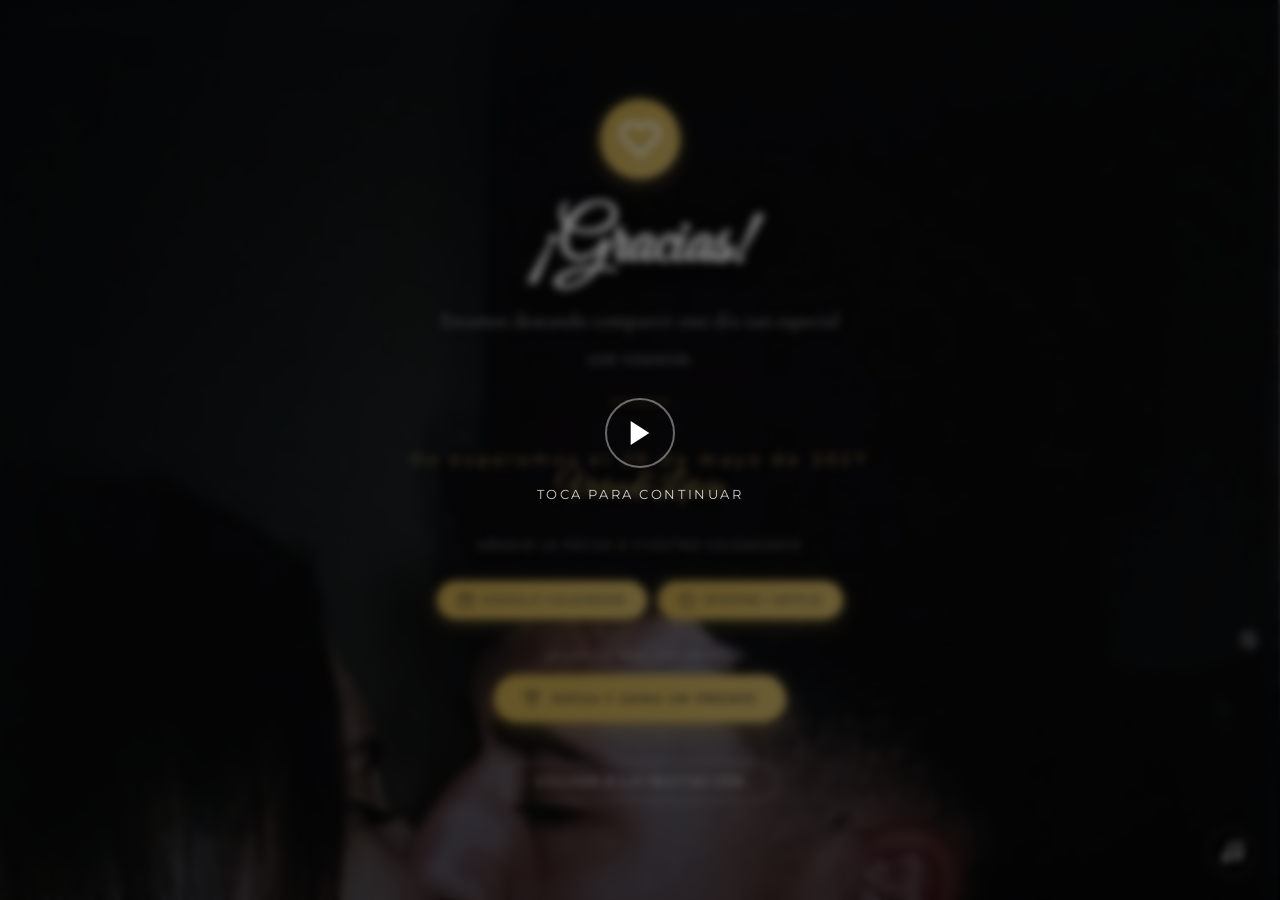
<file: gracias.html>
<!DOCTYPE html>
<html lang="es">
<head>
  <meta charset="UTF-8">
  <meta name="viewport" content="width=device-width, initial-scale=1.0">
  <meta name="theme-color" content="#000000">
  <title>¡Gracias! - Víctor & Leticia</title>
  <link rel="icon" type="image/svg+xml" href="favicon.svg">
  <link rel="preconnect" href="https://fonts.googleapis.com">
  <link rel="preconnect" href="https://fonts.gstatic.com" crossorigin>
  <link href="https://fonts.googleapis.com/css2?family=Cormorant+Garamond:ital,wght@0,300;0,400;0,600;0,700;1,300;1,400;1,600&family=Great+Vibes&family=Montserrat:wght@300;400;500&display=swap" rel="stylesheet">
  <style>
    :root {
      --gold: #C9A84C;
      --gold-light: #D4B96A;
      --cream: #FFF8F0;
      --dark: #2C2C2C;
      --font-cursive: 'Great Vibes', cursive;
      --font-serif: 'Cormorant Garamond', serif;
      --font-sans: 'Montserrat', sans-serif;
    }

    *, *::before, *::after {
      margin: 0;
      padding: 0;
      box-sizing: border-box;
    }

    body {
      font-family: var(--font-serif);
      overflow: hidden;
      background: #000;
    }

    /* Foto de fondo fullscreen */
    .bg-photo {
      position: fixed;
      inset: 0;
      z-index: 1;
    }

    .bg-photo img {
      width: 100%;
      height: 100%;
      object-fit: cover;
      object-position: center top;
    }

    /* Overlay oscuro */
    .bg-overlay {
      position: fixed;
      inset: 0;
      z-index: 2;
      background: radial-gradient(ellipse at center, rgba(0,0,0,0.3) 0%, rgba(0,0,0,0.65) 100%);
    }

    /* Contenedor de fuegos artificiales */
    .fireworks-container {
      position: fixed;
      inset: 0;
      z-index: 3;
      pointer-events: none;
      overflow: hidden;
    }

    /* Mensaje central */
    .thank-you {
      position: fixed;
      inset: 0;
      z-index: 10;
      display: flex;
      flex-direction: column;
      align-items: center;
      justify-content: center;
      text-align: center;
      padding: 2rem;
    }

    .ty-icon {
      width: 70px;
      height: 70px;
      border-radius: 50%;
      background: linear-gradient(135deg, var(--gold), var(--gold-light));
      display: flex;
      align-items: center;
      justify-content: center;
      margin-bottom: 1.5rem;
      box-shadow: 0 4px 20px rgba(201, 168, 76, 0.4);
      animation: popIn 0.6s cubic-bezier(0.34, 1.56, 0.64, 1) 0.3s both;
    }

    .ty-icon svg {
      width: 36px;
      height: 36px;
    }

    .ty-title {
      font-family: var(--font-cursive);
      font-size: 3.5rem;
      color: white;
      text-shadow: 0 3px 20px rgba(0,0,0,0.5);
      line-height: 1.2;
      margin-bottom: 0.8rem;
      animation: fadeUp 0.8s ease 0.5s both;
    }

    .ty-message {
      font-family: var(--font-serif);
      font-size: 1.2rem;
      font-weight: 300;
      color: rgba(255,255,255,0.9);
      text-shadow: 0 2px 10px rgba(0,0,0,0.5);
      line-height: 1.8;
      max-width: 400px;
      animation: fadeUp 0.8s ease 0.8s both;
    }

    .ty-date {
      margin-top: 1.5rem;
      font-family: var(--font-sans);
      font-size: 1rem;
      font-weight: 400;
      letter-spacing: 0.3em;
      color: var(--gold-light);
      text-shadow: 0 2px 10px rgba(0,0,0,0.5);
      animation: fadeUp 0.8s ease 1.1s both;
    }

    .ty-separator {
      width: 60px;
      height: 1.5px;
      background: var(--gold);
      margin: 1.5rem auto;
      opacity: 0.6;
      animation: fadeUp 0.8s ease 1s both;
    }

    .ty-names {
      font-family: var(--font-cursive);
      font-size: 2rem;
      color: var(--gold-light);
      text-shadow: 0 2px 15px rgba(0,0,0,0.4);
      animation: fadeUp 0.8s ease 1.3s both;
    }

    .ty-back {
      margin-top: 2.5rem;
      display: inline-block;
      font-family: var(--font-sans);
      font-size: 0.8rem;
      font-weight: 400;
      letter-spacing: 0.15em;
      text-transform: uppercase;
      text-decoration: none;
      color: white;
      border: 1.5px solid rgba(255,255,255,0.4);
      padding: 0.7rem 2rem;
      border-radius: 50px;
      transition: all 0.3s ease;
      animation: fadeUp 0.8s ease 1.5s both;
    }

    .ty-back:hover {
      background: rgba(255,255,255,0.15);
      border-color: rgba(255,255,255,0.7);
    }

    /* Botones anadir al calendario */
    .ty-calendar {
      margin-top: 1.8rem;
      display: flex;
      gap: 0.7rem;
      flex-wrap: wrap;
      justify-content: center;
      animation: fadeUp 0.8s ease 1.4s both;
    }

    .cal-btn {
      display: inline-flex;
      align-items: center;
      gap: 0.5rem;
      font-family: var(--font-sans);
      font-size: 0.72rem;
      font-weight: 500;
      letter-spacing: 0.1em;
      text-transform: uppercase;
      text-decoration: none;
      color: var(--dark);
      background: linear-gradient(135deg, var(--gold), var(--gold-light));
      padding: 0.7rem 1.3rem;
      border-radius: 50px;
      box-shadow: 0 4px 18px rgba(201, 168, 76, 0.4);
      transition: transform 0.3s ease, box-shadow 0.3s ease;
    }

    .cal-btn:hover {
      transform: translateY(-2px);
      box-shadow: 0 6px 22px rgba(201, 168, 76, 0.55);
    }

    .cal-btn svg {
      width: 16px;
      height: 16px;
      flex-shrink: 0;
    }

    .ty-game-label {
      margin-top: 2rem;
      animation-delay: 1.5s;
    }

    .ty-game {
      margin-top: 0.8rem;
      display: inline-flex;
      align-items: center;
      gap: 0.6rem;
      font-family: var(--font-sans);
      font-size: 0.78rem;
      font-weight: 600;
      letter-spacing: 0.14em;
      text-transform: uppercase;
      text-decoration: none;
      color: var(--dark);
      background: linear-gradient(135deg, var(--gold), var(--gold-light));
      padding: 0.9rem 1.8rem;
      border-radius: 50px;
      box-shadow: 0 6px 22px rgba(201, 168, 76, 0.45);
      animation: fadeUp 0.8s ease 1.6s both, gameGlow 2.4s ease-in-out 2.4s infinite;
      transition: transform 0.3s ease;
    }

    .ty-game:hover { transform: translateY(-2px); }

    .ty-game svg { width: 18px; height: 18px; }

    @keyframes gameGlow {
      0%, 100% { box-shadow: 0 6px 22px rgba(201, 168, 76, 0.45); }
      50% { box-shadow: 0 6px 30px rgba(201, 168, 76, 0.8); }
    }

    .ty-calendar-label {
      margin-top: 1.8rem;
      font-family: var(--font-sans);
      font-size: 0.7rem;
      font-weight: 400;
      letter-spacing: 0.18em;
      text-transform: uppercase;
      color: rgba(255,255,255,0.75);
      text-shadow: 0 2px 10px rgba(0,0,0,0.5);
      animation: fadeUp 0.8s ease 1.3s both;
    }

    /* Particulas de fuegos artificiales */
    .firework {
      position: absolute;
      width: 4px;
      height: 4px;
      border-radius: 50%;
    }

    .spark {
      position: absolute;
      border-radius: 50%;
      animation: sparkFade var(--duration, 1.5s) ease-out forwards;
    }

    .spark-trail {
      position: absolute;
      width: 2px;
      border-radius: 2px;
      animation: trailUp var(--duration, 0.8s) ease-out forwards;
    }

    @keyframes popIn {
      from { transform: scale(0); opacity: 0; }
      to { transform: scale(1); opacity: 1; }
    }

    @keyframes fadeUp {
      from { transform: translateY(20px); opacity: 0; }
      to { transform: translateY(0); opacity: 1; }
    }

    @keyframes sparkFade {
      0% {
        transform: translate(0, 0) scale(1);
        opacity: 1;
      }
      100% {
        transform: translate(var(--tx), var(--ty)) scale(0);
        opacity: 0;
      }
    }

    @keyframes trailUp {
      0% {
        transform: translateY(0) scaleY(1);
        opacity: 0.8;
      }
      60% {
        opacity: 0.6;
      }
      100% {
        transform: translateY(var(--trail-h)) scaleY(0.3);
        opacity: 0;
      }
    }

    @keyframes shimmer {
      0%, 100% { opacity: 0.3; }
      50% { opacity: 0.8; }
    }

    @keyframes pulse {
      0%, 100% { transform: scale(1); opacity: 0.8; }
      50% { transform: scale(1.1); opacity: 1; }
    }

    /* Boton musica */
    .music-toggle {
      position: fixed;
      bottom: 1.5rem;
      right: 1.5rem;
      width: 48px;
      height: 48px;
      border-radius: 50%;
      border: 1.5px solid rgba(255,255,255,0.3);
      background: rgba(0,0,0,0.4);
      color: white;
      cursor: pointer;
      display: flex;
      align-items: center;
      justify-content: center;
      z-index: 100;
      backdrop-filter: blur(10px);
      transition: all 0.3s ease;
    }

    .music-toggle:hover {
      background: rgba(255,255,255,0.15);
      border-color: rgba(255,255,255,0.6);
    }

    .music-toggle .music-icon-off { display: none; }
    .music-toggle.paused .music-icon-on { display: none; }
    .music-toggle.paused .music-icon-off { display: block; }

    @media (min-width: 480px) {
      .ty-title { font-size: 4.5rem; }
      .ty-message { font-size: 1.3rem; }
      .ty-icon { width: 80px; height: 80px; }
      .ty-icon svg { width: 42px; height: 42px; }
    }
  </style>
</head>
<body>

  <!-- Overlay para activar musica -->
  <div id="tap-overlay" style="position:fixed;inset:0;z-index:200;display:flex;align-items:center;justify-content:center;background:rgba(0,0,0,0.5);backdrop-filter:blur(4px);cursor:pointer">
    <div style="text-align:center;color:white;animation:fadeInUp 0.8s ease both">
      <div style="width:70px;height:70px;border-radius:50%;border:2px solid rgba(255,255,255,0.4);display:flex;align-items:center;justify-content:center;margin:0 auto 1.2rem;animation:pulse 2s ease-in-out infinite">
        <svg viewBox="0 0 24 24" width="32" height="32" fill="white"><polygon points="5,3 19,12 5,21"/></svg>
      </div>
      <p style="font-family:'Montserrat',sans-serif;font-size:0.8rem;letter-spacing:0.2em;text-transform:uppercase;opacity:0.8">Toca para continuar</p>
    </div>
  </div>

  <!-- Foto de fondo -->
  <div class="bg-photo">
    <img src="fotos/image7.jpeg" alt="Víctor y Leticia">
  </div>
  <div class="bg-overlay"></div>

  <!-- Fuegos artificiales -->
  <div class="fireworks-container" id="fireworks"></div>

  <!-- Mensaje -->
  <div class="thank-you">
    <div class="ty-icon">
      <svg viewBox="0 0 24 24" fill="none" stroke="white" stroke-width="2" stroke-linecap="round" stroke-linejoin="round">
        <path d="M20.84 4.61a5.5 5.5 0 0 0-7.78 0L12 5.67l-1.06-1.06a5.5 5.5 0 0 0-7.78 7.78l1.06 1.06L12 21.23l7.78-7.78 1.06-1.06a5.5 5.5 0 0 0 0-7.78z"/>
      </svg>
    </div>
    <h1 class="ty-title">¡Gracias!</h1>
    <p class="ty-message">
      Estamos deseando compartir este día tan especial con vosotros.
    </p>
    <div class="ty-separator"></div>
    <p class="ty-date">Os esperamos el 29 de mayo de 2027</p>
    <p class="ty-names">Víctor & Leticia</p>

    <p class="ty-calendar-label">Añadid la fecha a vuestro calendario</p>
    <div class="ty-calendar">
      <a class="cal-btn" target="_blank" rel="noopener"
         href="https://calendar.google.com/calendar/render?action=TEMPLATE&text=Boda%20de%20V%C3%ADctor%20%26%20Leticia&dates=20270529T120000Z/20270530T040000Z&details=%C2%A1Nos%20casamos!%20Te%20esperamos%20para%20celebrarlo%20con%20nosotros.&location=Hotel%20Ansares%2C%20Taranc%C3%B3n">
        <svg viewBox="0 0 24 24" fill="none" stroke="currentColor" stroke-width="2" stroke-linecap="round" stroke-linejoin="round">
          <rect x="3" y="4" width="18" height="18" rx="2"/>
          <line x1="16" y1="2" x2="16" y2="6"/>
          <line x1="8" y1="2" x2="8" y2="6"/>
          <line x1="3" y1="10" x2="21" y2="10"/>
        </svg>
        Google Calendar
      </a>
      <a class="cal-btn" href="boda.ics">
        <svg viewBox="0 0 24 24" fill="none" stroke="currentColor" stroke-width="2" stroke-linecap="round" stroke-linejoin="round">
          <path d="M12 20.94c1.5 0 2.75 1.06 4 1.06 3 0 6-8 6-12.22A4.91 4.91 0 0 0 17 5c-2.22 0-4 1.44-5 2-1-.56-2.78-2-5-2a4.9 4.9 0 0 0-5 4.78C2 14 5 22 8 22c1.25 0 2.5-1.06 4-1.06z"/>
          <path d="M10 2c1 .5 2 2 2 5"/>
        </svg>
        iPhone / Apple
      </a>
    </div>

    <p class="ty-calendar-label ty-game-label">¿Cuánto nos conoces?</p>
    <a class="ty-game" href="juego.html">
      <svg viewBox="0 0 24 24" fill="none" stroke="currentColor" stroke-width="2" stroke-linecap="round" stroke-linejoin="round">
        <path d="M8 21h8"/>
        <path d="M12 17v4"/>
        <path d="M7 4h10v5a5 5 0 0 1-10 0z"/>
        <path d="M17 6h2a2 2 0 0 1 0 4h-2"/>
        <path d="M7 6H5a2 2 0 0 0 0 4h2"/>
      </svg>
      Juega y gana un premio
    </a>

    <a href="index.html" class="ty-back">Volver a la invitación</a>
  </div>

  <!-- Boton musica -->
  <button class="music-toggle" id="music-toggle">
    <svg class="music-icon-on" viewBox="0 0 24 24" width="24" height="24" fill="none" stroke="currentColor" stroke-width="2">
      <path d="M9 18V5l12-2v13"/>
      <circle cx="6" cy="18" r="3"/>
      <circle cx="18" cy="16" r="3"/>
    </svg>
    <svg class="music-icon-off" viewBox="0 0 24 24" width="24" height="24" fill="none" stroke="currentColor" stroke-width="2">
      <path d="M9 18V5l12-2v13"/>
      <circle cx="6" cy="18" r="3"/>
      <circle cx="18" cy="16" r="3"/>
      <line x1="1" y1="1" x2="23" y2="23" stroke-width="2.5"/>
    </svg>
  </button>

  <audio id="bg-music" loop preload="auto">
    <source src="nupcial.mp3" type="audio/mpeg">
  </audio>

  <script>
  (function () {
    'use strict';

    // ============ MUSICA ============
    var music = document.getElementById('bg-music');
    var musicBtn = document.getElementById('music-toggle');
    var playing = false;

    music.volume = 0.5;

    // Intentar reproducir al cargar; si el navegador lo bloquea,
    // arrancar con el primer toque en cualquier parte de la pagina
    // Activar musica al tocar el overlay
    var overlay = document.getElementById('tap-overlay');
    overlay.addEventListener('click', function () {
      music.play().then(function () {
        playing = true;
        musicBtn.classList.remove('paused');
      }).catch(function () {
        musicBtn.classList.add('paused');
      });
      overlay.style.transition = 'opacity 0.5s ease';
      overlay.style.opacity = '0';
      setTimeout(function () { overlay.remove(); }, 500);
    });

    musicBtn.addEventListener('click', function () {
      if (playing) {
        music.pause();
        playing = false;
        musicBtn.classList.add('paused');
      } else {
        music.play().then(function () {
          playing = true;
          musicBtn.classList.remove('paused');
        });
      }
    });

    // ============ FUEGOS ARTIFICIALES ============
    var container = document.getElementById('fireworks');

    var colors = [
      ['#FF6B6B', '#FF8E8E', '#FFB3B3'],
      ['#FFD700', '#FFEA70', '#FFF4B0'],
      ['#7B68EE', '#9A8AFF', '#C4BAFF'],
      ['#00CED1', '#40E0D0', '#7FFFD4'],
      ['#FF69B4', '#FF85C8', '#FFB6DD'],
      ['#FF4500', '#FF6A33', '#FF9966'],
      ['#C9A84C', '#D4B96A', '#E8D5A0'],
      ['#50C878', '#6FDB94', '#A0EABC'],
    ];

    function createFirework() {
      var x = Math.random() * window.innerWidth;
      var y = Math.random() * window.innerHeight * 0.5 + window.innerHeight * 0.1;
      var palette = colors[Math.floor(Math.random() * colors.length)];
      var sparkCount = 30 + Math.floor(Math.random() * 25);

      // Trail (estela ascendente)
      var trail = document.createElement('div');
      trail.className = 'spark-trail';
      var trailH = -(60 + Math.random() * 100);
      trail.style.cssText =
        'left:' + x + 'px;top:' + (y - trailH) + 'px;' +
        'height:' + Math.abs(trailH) + 'px;' +
        'background:linear-gradient(to top,' + palette[0] + ',transparent);' +
        '--trail-h:' + trailH + 'px;--duration:0.6s;';
      container.appendChild(trail);

      setTimeout(function () {
        if (trail.parentNode) trail.parentNode.removeChild(trail);

        // Explosion
        for (var i = 0; i < sparkCount; i++) {
          var spark = document.createElement('div');
          spark.className = 'spark';
          var angle = (Math.PI * 2 / sparkCount) * i + (Math.random() - 0.5) * 0.3;
          var dist = 40 + Math.random() * 100;
          var tx = Math.cos(angle) * dist;
          var ty = Math.sin(angle) * dist + Math.random() * 30; // gravedad
          var size = 2 + Math.random() * 4;
          var duration = 1 + Math.random() * 1;
          var color = palette[Math.floor(Math.random() * palette.length)];

          spark.style.cssText =
            'left:' + x + 'px;top:' + y + 'px;' +
            'width:' + size + 'px;height:' + size + 'px;' +
            'background:' + color + ';' +
            'box-shadow:0 0 ' + (size * 2) + 'px ' + color + ';' +
            '--tx:' + tx + 'px;--ty:' + ty + 'px;' +
            '--duration:' + duration + 's;';

          container.appendChild(spark);

          (function (s, d) {
            setTimeout(function () {
              if (s.parentNode) s.parentNode.removeChild(s);
            }, d * 1000 + 100);
          })(spark, duration);
        }
      }, 550);
    }

    // Lanzar fuegos continuamente
    function launchFireworks() {
      // Oleada inicial
      for (var i = 0; i < 3; i++) {
        setTimeout(createFirework, i * 400);
      }

      // Continuos
      setInterval(function () {
        createFirework();
        if (Math.random() > 0.4) {
          setTimeout(createFirework, 200 + Math.random() * 400);
        }
        if (Math.random() > 0.7) {
          setTimeout(createFirework, 500 + Math.random() * 300);
        }
      }, 1200);
    }

    launchFireworks();
  })();
  </script>
</body>
</html>
</file>
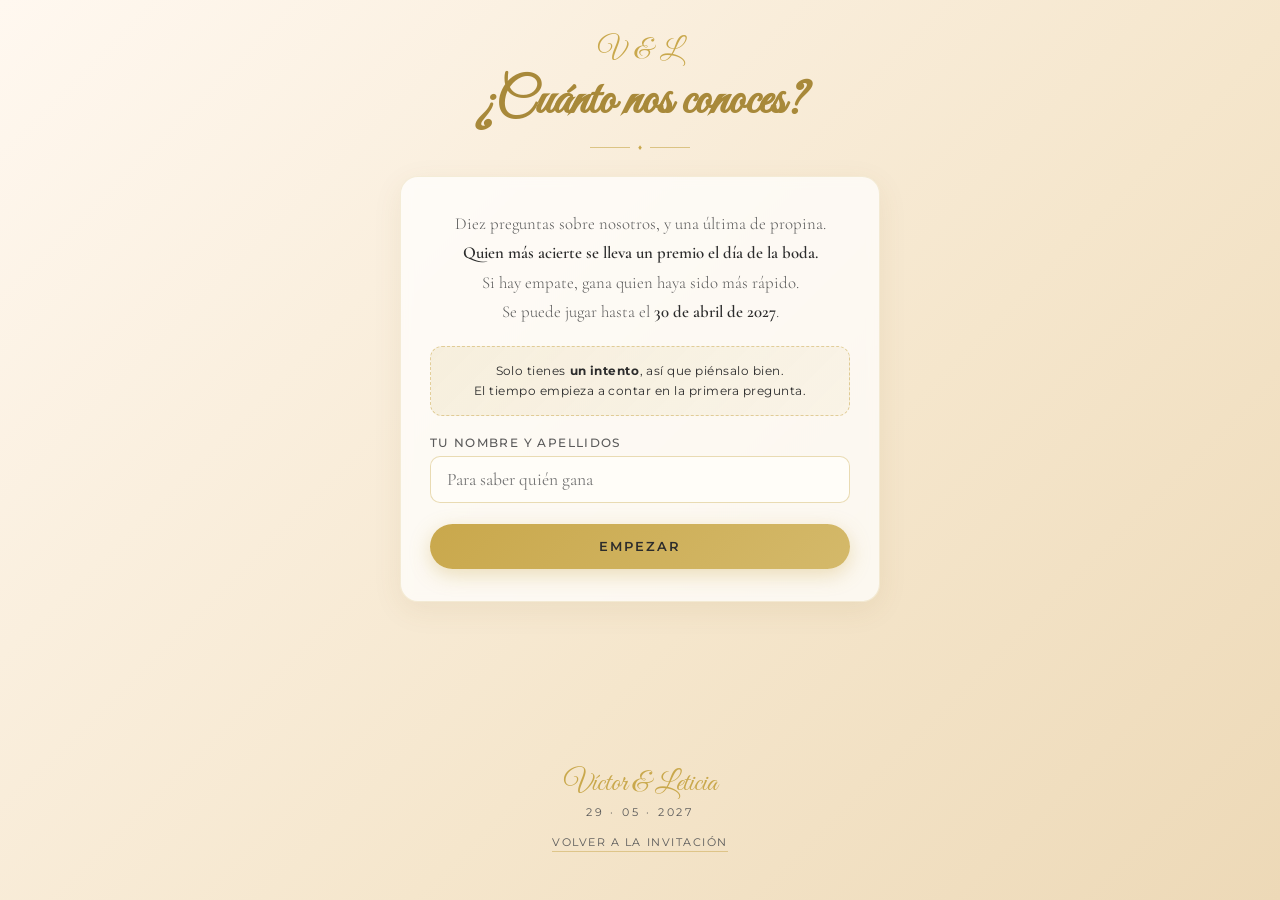
<file: juego.html>
<!DOCTYPE html>
<html lang="es">
<head>
  <meta charset="UTF-8">
  <meta name="viewport" content="width=device-width, initial-scale=1.0">
  <title>¿Cuánto nos conoces? - Víctor & Leticia</title>
  <meta name="robots" content="noindex">
  <meta name="theme-color" content="#F5E6CC">
  <meta name="description" content="¿Cuánto conoces a Víctor y Leticia? Juega y gana un premio el día de la boda.">
  <meta property="og:title" content="¿Cuánto nos conoces? - Víctor & Leticia">
  <meta property="og:description" content="Diez preguntas sobre nosotros. Quien más acierte se lleva un premio el día de la boda.">
  <meta property="og:image" content="https://noscasamosvictoryleticia.com/fotos/imagen0.jpg">
  <meta property="og:url" content="https://noscasamosvictoryleticia.com/juego.html">
  <meta property="og:type" content="website">
  <meta property="og:locale" content="es_ES">
  <link rel="icon" type="image/svg+xml" href="favicon.svg">
  <link rel="preconnect" href="https://fonts.googleapis.com">
  <link rel="preconnect" href="https://fonts.gstatic.com" crossorigin>
  <link href="https://fonts.googleapis.com/css2?family=Cormorant+Garamond:ital,wght@0,300;0,400;0,600;0,700;1,300;1,400;1,600&family=Great+Vibes&family=Montserrat:wght@300;400;500;600&display=swap" rel="stylesheet">
  <style>
    :root {
      --gold: #C9A84C;
      --gold-light: #D4B96A;
      --gold-dark: #A8893A;
      --cream: #FFF8F0;
      --champagne: #F5E6CC;
      --dark: #2C2C2C;
      --dark-soft: #5A5A5A;
      --ok: #3E8E5A;
      --ok-bg: #E6F4EA;
      --ko: #B5443A;
      --ko-bg: #FBE9E7;
      --font-cursive: 'Great Vibes', cursive;
      --font-serif: 'Cormorant Garamond', serif;
      --font-sans: 'Montserrat', sans-serif;
    }

    *, *::before, *::after { margin: 0; padding: 0; box-sizing: border-box; }

    html { scroll-behavior: smooth; }

    body {
      font-family: var(--font-serif);
      color: var(--dark);
      background: linear-gradient(135deg, var(--cream) 0%, var(--champagne) 60%, #EDD9B7 100%);
      background-attachment: fixed;
      min-height: 100vh;
      -webkit-font-smoothing: antialiased;
    }

    .page {
      max-width: 520px;
      margin: 0 auto;
      padding: 2rem 1.25rem 3rem;
      min-height: 100vh;
      display: flex;
      flex-direction: column;
    }

    /* Cabecera */
    .head { text-align: center; margin-bottom: 1.5rem; }

    .monogram {
      font-family: var(--font-cursive);
      font-size: 1.8rem;
      color: var(--gold);
      letter-spacing: 0.05em;
    }

    .title {
      font-family: var(--font-cursive);
      font-size: 2.6rem;
      color: var(--gold-dark);
      line-height: 1.1;
      margin-top: 0.3rem;
    }

    .separator {
      display: flex;
      align-items: center;
      justify-content: center;
      gap: 0.5rem;
      margin: 0.8rem auto 0;
    }

    .sep-line { width: 40px; height: 1px; background: var(--gold); opacity: 0.6; }
    .sep-diamond { color: var(--gold); font-size: 0.5rem; }

    /* Tarjeta */
    .card {
      background: rgba(255, 255, 255, 0.72);
      border: 1px solid rgba(201, 168, 76, 0.18);
      border-radius: 18px;
      box-shadow: 0 8px 30px rgba(120, 90, 30, 0.08);
      padding: 1.6rem 1.3rem;
      backdrop-filter: blur(6px);
      animation: fadeUp 0.6s ease both;
    }

    .screen { display: none; }
    .screen.active { display: block; }

    .text {
      font-size: 1.05rem;
      font-weight: 300;
      line-height: 1.75;
      color: var(--dark-soft);
      text-align: center;
    }

    .text strong { color: var(--dark); font-weight: 600; }

    .prize {
      margin: 1.2rem 0;
      padding: 0.9rem 1rem;
      border-radius: 12px;
      background: linear-gradient(135deg, rgba(201,168,76,0.14), rgba(212,185,106,0.08));
      border: 1px dashed rgba(201, 168, 76, 0.5);
      text-align: center;
      font-family: var(--font-sans);
      font-size: 0.78rem;
      letter-spacing: 0.04em;
      color: var(--dark);
      line-height: 1.6;
    }

    label {
      display: block;
      font-family: var(--font-sans);
      font-size: 0.72rem;
      font-weight: 500;
      letter-spacing: 0.12em;
      text-transform: uppercase;
      color: var(--dark-soft);
      margin: 1.2rem 0 0.4rem;
    }

    .input {
      width: 100%;
      font-family: var(--font-serif);
      font-size: 1.1rem;
      padding: 0.75rem 1rem;
      border-radius: 10px;
      border: 1px solid rgba(201, 168, 76, 0.4);
      background: #FFFDF8;
      color: var(--dark);
      outline: none;
      transition: border-color 0.3s ease, box-shadow 0.3s ease;
    }

    .input:focus {
      border-color: var(--gold);
      box-shadow: 0 0 0 3px rgba(201, 168, 76, 0.15);
    }

    .btn {
      display: inline-flex;
      align-items: center;
      justify-content: center;
      gap: 0.5rem;
      width: 100%;
      margin-top: 1.3rem;
      padding: 0.95rem 1.5rem;
      border-radius: 50px;
      border: none;
      cursor: pointer;
      font-family: var(--font-sans);
      font-size: 0.8rem;
      font-weight: 600;
      letter-spacing: 0.15em;
      text-transform: uppercase;
      color: var(--dark);
      background: linear-gradient(135deg, var(--gold), var(--gold-light));
      box-shadow: 0 6px 20px rgba(201, 168, 76, 0.35);
      text-decoration: none;
      transition: transform 0.3s ease, box-shadow 0.3s ease, opacity 0.3s ease;
    }

    .btn:hover { transform: translateY(-2px); box-shadow: 0 10px 26px rgba(201, 168, 76, 0.45); }
    .btn:disabled { opacity: 0.6; cursor: default; transform: none; }

    .btn.ghost {
      background: transparent;
      color: var(--dark-soft);
      border: 1.5px solid rgba(201, 168, 76, 0.5);
      box-shadow: none;
    }

    /* Pregunta */
    .quiz-top {
      display: flex;
      justify-content: space-between;
      align-items: center;
      font-family: var(--font-sans);
      font-size: 0.7rem;
      font-weight: 500;
      letter-spacing: 0.12em;
      text-transform: uppercase;
      color: var(--dark-soft);
    }

    .timer { font-variant-numeric: tabular-nums; color: var(--gold-dark); }

    .progress {
      height: 4px;
      margin: 0.8rem 0 1.4rem;
      border-radius: 4px;
      background: rgba(201, 168, 76, 0.18);
      overflow: hidden;
    }

    .progress > span {
      display: block;
      height: 100%;
      width: 0;
      background: linear-gradient(90deg, var(--gold), var(--gold-light));
      transition: width 0.5s cubic-bezier(0.22, 1, 0.36, 1);
    }

    .question {
      font-size: 1.45rem;
      font-weight: 600;
      line-height: 1.35;
      text-align: center;
      color: var(--dark);
      min-height: 3.6rem;
      animation: fadeUp 0.45s ease both;
    }

    .options {
      display: flex;
      flex-direction: column;
      gap: 0.65rem;
      margin-top: 1.3rem;
    }

    .option {
      display: flex;
      align-items: center;
      gap: 0.8rem;
      width: 100%;
      text-align: left;
      padding: 0.85rem 1rem;
      border-radius: 12px;
      border: 1px solid rgba(201, 168, 76, 0.35);
      background: #FFFDF8;
      font-family: var(--font-serif);
      font-size: 1.08rem;
      color: var(--dark);
      cursor: pointer;
      transition: transform 0.2s ease, border-color 0.2s ease, background 0.2s ease, box-shadow 0.2s ease;
      animation: fadeUp 0.45s ease both;
    }

    .option:nth-child(1) { animation-delay: 0.05s; }
    .option:nth-child(2) { animation-delay: 0.12s; }
    .option:nth-child(3) { animation-delay: 0.19s; }
    .option:nth-child(4) { animation-delay: 0.26s; }

    .option .letter {
      flex-shrink: 0;
      width: 28px;
      height: 28px;
      border-radius: 50%;
      display: inline-flex;
      align-items: center;
      justify-content: center;
      font-family: var(--font-sans);
      font-size: 0.7rem;
      font-weight: 600;
      color: var(--gold-dark);
      background: rgba(201, 168, 76, 0.15);
    }

    @media (hover: hover) {
      .option:hover:not(:disabled) {
        border-color: var(--gold);
        transform: translateX(3px);
        box-shadow: 0 4px 14px rgba(201, 168, 76, 0.18);
      }
    }

    .option,
    .btn {
      -webkit-tap-highlight-color: transparent;
    }

    .option:focus { outline: none; }
    .option:focus-visible { outline: 2px solid var(--gold); outline-offset: 2px; }

    .option:disabled { cursor: default; }

    /* Respuesta seleccionada: estilo neutro, sin revelar si es correcta o no */
    .option.selected {
      background: rgba(201, 168, 76, 0.12);
      border-color: var(--gold);
      color: var(--gold-dark);
      font-weight: 600;
    }

    .option.selected .letter { background: var(--gold); color: #fff; }

    .option.dim { opacity: 0.45; }

    /* Resultado */
    .score-wrap { text-align: center; margin: 0.5rem 0 1rem; }

    .score-name {
      font-family: var(--font-cursive);
      font-size: 2.2rem;
      color: var(--gold-dark);
      line-height: 1.1;
    }

    .score {
      font-size: 4.6rem;
      font-weight: 300;
      line-height: 1;
      color: var(--gold-dark);
      margin-top: 0.4rem;
      animation: popIn 0.7s cubic-bezier(0.34, 1.56, 0.64, 1) both;
    }

    .score small { font-size: 1.6rem; color: var(--dark-soft); }

    .score-time {
      font-family: var(--font-sans);
      font-size: 0.72rem;
      letter-spacing: 0.12em;
      text-transform: uppercase;
      color: var(--dark-soft);
      margin-top: 0.5rem;
    }

    .status {
      margin-top: 1.2rem;
      text-align: center;
      font-family: var(--font-sans);
      font-size: 0.72rem;
      letter-spacing: 0.06em;
      color: var(--dark-soft);
      min-height: 1.2em;
    }

    .status.ok { color: var(--ok); }
    .status.ko { color: var(--ko); }

    .foot {
      margin-top: auto;
      padding-top: 2rem;
      text-align: center;
    }

    .foot-names { font-family: var(--font-cursive); font-size: 1.8rem; color: var(--gold); }

    .foot-date {
      font-family: var(--font-sans);
      font-size: 0.7rem;
      letter-spacing: 0.25em;
      color: var(--dark-soft);
      margin-top: 0.2rem;
    }

    .back-link {
      display: inline-block;
      margin-top: 1rem;
      font-family: var(--font-sans);
      font-size: 0.68rem;
      letter-spacing: 0.14em;
      text-transform: uppercase;
      color: var(--dark-soft);
      text-decoration: none;
      border-bottom: 1px solid rgba(201, 168, 76, 0.5);
      padding-bottom: 2px;
    }

    @keyframes fadeUp {
      from { opacity: 0; transform: translateY(14px); }
      to { opacity: 1; transform: translateY(0); }
    }

    @keyframes popIn {
      from { transform: scale(0.4); opacity: 0; }
      to { transform: scale(1); opacity: 1; }
    }

    @media (prefers-reduced-motion: reduce) {
      *, *::before, *::after { animation: none !important; transition: none !important; }
    }

    @media (min-width: 480px) {
      .title { font-size: 3.2rem; }
      .card { padding: 2rem 1.8rem; }
      .question { font-size: 1.6rem; }
    }
  </style>
</head>
<body>
  <div class="page">
    <header class="head">
      <div class="monogram">V &amp; L</div>
      <h1 class="title">¿Cuánto nos conoces?</h1>
      <div class="separator">
        <span class="sep-line"></span>
        <span class="sep-diamond">&#9830;</span>
        <span class="sep-line"></span>
      </div>
    </header>

    <div class="card">
      <!-- Pantalla de inicio -->
      <section class="screen active" id="screen-intro">
        <p class="text">
          Diez preguntas sobre nosotros, y una última de propina.<br>
          <strong>Quien más acierte se lleva un premio el día de la boda.</strong><br>
          Si hay empate, gana quien haya sido más rápido.<br>
          Se puede jugar hasta el <strong>30 de abril de 2027</strong>.
        </p>
        <div class="prize">
          Solo tienes <strong>un intento</strong>, así que piénsalo bien.<br>
          El tiempo empieza a contar en la primera pregunta.
        </div>
        <form id="form-start">
          <label for="player-name">Tu nombre y apellidos</label>
          <input class="input" type="text" id="player-name" name="nombre" placeholder="Para saber quién gana" required autocomplete="name" maxlength="80">
          <button class="btn" type="submit">Empezar</button>
        </form>
      </section>

      <!-- Pantalla de juego cerrado -->
      <section class="screen" id="screen-closed">
        <p class="text">
          <strong>El juego ya ha terminado.</strong><br>
          Se podía jugar hasta el 30 de abril de 2027.<br>
          ¡Gracias a todos por participar! El ganador se anunciará en la boda.
        </p>
        <a class="btn" href="index.html">Volver a la invitación</a>
      </section>

      <!-- Pantalla de preguntas -->
      <section class="screen" id="screen-quiz">
        <div class="quiz-top">
          <span id="quiz-counter">Pregunta 1 de 11</span>
          <span class="timer" id="quiz-timer">00:00</span>
        </div>
        <div class="progress"><span id="quiz-progress"></span></div>
        <p class="question" id="quiz-question"></p>
        <div class="options" id="quiz-options"></div>
      </section>

      <!-- Pantalla de resultado -->
      <section class="screen" id="screen-result">
        <div class="score-wrap">
          <p class="score-name" id="result-name"></p>
          <p class="score"><span id="result-score">0</span><small> / <span id="result-total">10</span></small></p>
          <p class="score-time" id="result-time"></p>
        </div>
        <p class="text" id="result-message"></p>
        <p class="status" id="result-status"></p>
        <button class="btn ghost" id="btn-retry-send" type="button" style="display:none">Reintentar el envío</button>
        <a class="btn" href="index.html">Volver a la invitación</a>
      </section>
    </div>

    <footer class="foot">
      <p class="foot-names">Víctor &amp; Leticia</p>
      <p class="foot-date">29 · 05 · 2027</p>
      <a class="back-link" href="index.html">Volver a la invitación</a>
    </footer>
  </div>

  <script>
  (function () {
    'use strict';

    // =====================================================================
    // PREGUNTAS - EDITAD AQUÍ
    // "correcta" es la posicion (empezando en 0) de la respuesta correcta
    // dentro de "opciones". Las opciones se barajan al jugar.
    // =====================================================================
    var QUESTIONS = [
      {
        pregunta: '¿En qué lugar de Alsacia fue la pedida?',
        opciones: ['En un mirador con vistas a la ciudad', 'En la plaza de Estrasburgo en el encendido de luces del árbol de Navidad', 'En la noria de Colmar', 'En el hotel con unas copas de champán'],
        correcta: 1
      },
      {
        pregunta: '¿En qué mes comenzamos a vivir juntos?',
        opciones: ['Mayo', 'Junio', 'Abril', 'Septiembre'],
        correcta: 0
      },
      {
        pregunta: '¿Dónde nos vamos de luna de miel?',
        opciones: ['Maldivas', 'Safari por África', 'Tailandia', 'Japón'],
        correcta: 3
      },
      {
        pregunta: '¿Quién de los dos cocina mejor?',
        opciones: ['Ninguno, pedimos a domicilio', 'Los dos igual', 'Leti', 'Víctor'],
        correcta: 3
      },
      {
        pregunta: '¿En cuál de estos destinos NO hemos estado?',
        opciones: ['Valencia', 'Budapest', 'Conil', 'Pamplona'],
        correcta: 0
      },
      {
        pregunta: '¿Quién es más sensible?',
        opciones: ['Ninguno, somos como rocas', 'Leti', 'Víctor', 'Los dos iguales'],
        correcta: 1
      },
      {
        pregunta: '¿En qué fecha se dieron el "sí, quiero"?',
        opciones: ['El 20 de diciembre', 'El 10 de diciembre', 'El 15 de enero', 'El 7 de febrero'],
        correcta: 1
      },
      {
        pregunta: '¿Qué comida odia Leti y Víctor adora?',
        opciones: ['Las lentejas', 'El queso', 'El sushi', 'Las judías verdes'],
        correcta: 1
      },
      {
        pregunta: '¿Quién de los dos se duerme antes viendo una película?',
        opciones: ['Leti', 'Víctor', 'Ninguno de los dos', 'Depende del género de la peli'],
        correcta: 0
      },
      {
        pregunta: '¿Dónde nos vimos por primera vez?',
        opciones: ['En las fiestas de Rivas', 'En la megafiesta que dio Víctor', 'En la fiesta del local que alquiló Luis por su 18 cumpleaños', 'En el parque Bellavista paseando'],
        correcta: 2
      },
      {
        pregunta: 'Y la pregunta definitiva... ¿Quién conoce mejor a los novios?',
        opciones: ['Yo, obviamente', 'La familia', 'Los amigos', 'Nadie está preparado para esta prueba 😂'],
        correcta: 0,
        sinPuntuar: true // cualquier respuesta vale, no suma ni resta
      }
    ];

    // Mensajes segun aciertos
    function messageFor(score, total) {
      var pct = score / total;
      if (pct === 1) return '¡Pleno! Nos conoces mejor que nosotros mismos. Vas directo a por el premio.';
      if (pct >= 0.8) return '¡Impresionante! Está claro que has estado atento a todo. Estás entre los favoritos.';
      if (pct >= 0.6) return 'Muy bien. Se nota que nos conoces, aunque aún tienes cosas que descubrir en la boda.';
      if (pct >= 0.4) return 'No está mal, pero hay que ponerse al día. El 29 de mayo te lo contamos todo.';
      return 'Bueno... lo importante es que vengas a la boda. ¡Allí nos conocerás mucho mejor!';
    }

    // Envio de resultados (Web3Forms, misma clave/correo que las confirmaciones)
    var WEB3FORMS_KEY = 'c5b084f1-d6ef-4d72-b8c6-b1ec4370ef28';
    var TOTAL_PUNTOS = QUESTIONS.filter(function (q) { return !q.sinPuntuar; }).length;
    var STORAGE_KEY = 'vl_quiz_result';

    // =====================================================================
    var FECHA_LIMITE = new Date('2027-04-30T23:59:59');

    var screens = {
      intro: document.getElementById('screen-intro'),
      closed: document.getElementById('screen-closed'),
      quiz: document.getElementById('screen-quiz'),
      result: document.getElementById('screen-result')
    };

    var state = {
      name: '',
      index: 0,
      score: 0,
      startedAt: 0,
      elapsed: 0,
      answers: [],
      timerId: null,
      locked: false
    };

    function show(name) {
      Object.keys(screens).forEach(function (k) {
        screens[k].classList.toggle('active', k === name);
      });
      window.scrollTo({ top: 0, behavior: 'smooth' });
    }

    function formatTime(sec) {
      var m = Math.floor(sec / 60);
      var s = sec % 60;
      return (m < 10 ? '0' : '') + m + ':' + (s < 10 ? '0' : '') + s;
    }

    function shuffle(arr) {
      var a = arr.slice();
      for (var i = a.length - 1; i > 0; i--) {
        var j = Math.floor(Math.random() * (i + 1));
        var t = a[i]; a[i] = a[j]; a[j] = t;
      }
      return a;
    }

    function loadSaved() {
      try {
        var raw = localStorage.getItem(STORAGE_KEY);
        return raw ? JSON.parse(raw) : null;
      } catch (e) { return null; }
    }

    function save(data) {
      try { localStorage.setItem(STORAGE_KEY, JSON.stringify(data)); } catch (e) {}
    }

    // ---------- Temporizador ----------
    function startTimer() {
      state.startedAt = Date.now();
      var el = document.getElementById('quiz-timer');
      state.timerId = setInterval(function () {
        el.textContent = formatTime(Math.floor((Date.now() - state.startedAt) / 1000));
      }, 250);
    }

    function stopTimer() {
      clearInterval(state.timerId);
      state.elapsed = Math.round((Date.now() - state.startedAt) / 1000);
    }

    // ---------- Preguntas ----------
    function renderQuestion() {
      var q = QUESTIONS[state.index];
      var total = QUESTIONS.length;
      state.locked = false;

      document.getElementById('quiz-counter').textContent = 'Pregunta ' + (state.index + 1) + ' de ' + total;
      document.getElementById('quiz-progress').style.width = ((state.index) / total * 100) + '%';

      var qEl = document.getElementById('quiz-question');
      qEl.textContent = q.pregunta;
      qEl.style.animation = 'none'; void qEl.offsetWidth; qEl.style.animation = '';

      var opts = q.opciones.map(function (text, i) {
        return { text: text, correct: i === q.correcta };
      });
      opts = shuffle(opts);

      var wrap = document.getElementById('quiz-options');
      wrap.innerHTML = '';
      var letters = ['A', 'B', 'C', 'D', 'E', 'F'];
      opts.forEach(function (o, i) {
        var b = document.createElement('button');
        b.type = 'button';
        b.className = 'option';
        b.innerHTML = '<span class="letter">' + letters[i] + '</span><span></span>';
        b.querySelector('span:last-child').textContent = o.text;
        b.addEventListener('click', function () { answer(b, o, wrap); });
        wrap.appendChild(b);
      });
    }

    function answer(btn, opt, wrap) {
      if (state.locked) return;
      state.locked = true;

      var buttons = wrap.querySelectorAll('.option');
      buttons.forEach(function (b) { b.disabled = true; });

      var q = QUESTIONS[state.index];
      var acierto = q.sinPuntuar ? true : opt.correct;

      if (!q.sinPuntuar && opt.correct) state.score++;

      // Feedback neutro: solo se marca la opcion elegida, sin indicar si es correcta
      btn.classList.add('selected');
      buttons.forEach(function (b) { if (b !== btn) b.classList.add('dim'); });

      state.answers.push({
        pregunta: q.pregunta,
        respuesta: opt.text,
        acierto: acierto,
        sinPuntuar: !!q.sinPuntuar
      });

      setTimeout(function () {
        state.index++;
        if (state.index < QUESTIONS.length) {
          renderQuestion();
        } else {
          finish();
        }
      }, 700);
    }

    // ---------- Final ----------
    function finish() {
      stopTimer();
      document.getElementById('quiz-progress').style.width = '100%';

      var result = {
        nombre: state.name,
        aciertos: state.score,
        total: TOTAL_PUNTOS,
        tiempo: state.elapsed,
        respuestas: state.answers,
        fecha: new Date().toISOString(),
        enviado: false
      };
      save(result);
      renderResult(result);
      sendResult(result);
    }

    function renderResult(r) {
      document.getElementById('result-name').textContent = r.nombre;
      document.getElementById('result-score').textContent = r.aciertos;
      document.getElementById('result-total').textContent = r.total;
      document.getElementById('result-time').textContent = 'Tiempo: ' + formatTime(r.tiempo);
      document.getElementById('result-message').textContent = messageFor(r.aciertos, r.total);
      setStatus(r.enviado ? 'Resultado registrado. ¡Mucha suerte!' : '', r.enviado ? 'ok' : '');
      show('result');
    }

    function setStatus(text, cls) {
      var el = document.getElementById('result-status');
      el.textContent = text;
      el.className = 'status' + (cls ? ' ' + cls : '');
      document.getElementById('btn-retry-send').style.display = cls === 'ko' ? 'inline-flex' : 'none';
    }

    function sendResult(r) {
      setStatus('Registrando tu resultado...', '');
      var detalle = r.respuestas.map(function (a, i) {
        return (i + 1) + '. ' + a.pregunta + ' -> ' + a.respuesta + (a.sinPuntuar ? ' (no puntúa)' : (a.acierto ? ' (OK)' : ' (X)'));
      }).join('\n');

      var payload = {
        access_key: WEB3FORMS_KEY,
        subject: '[JUEGO] ' + r.nombre + ' - ' + r.aciertos + '/' + r.total + ' en ' + formatTime(r.tiempo),
        from_name: 'Juego Víctor & Leticia',
        Nombre: r.nombre,
        Aciertos: r.aciertos + ' de ' + r.total,
        Tiempo: formatTime(r.tiempo) + ' (' + r.tiempo + ' s)',
        Fecha: new Date(r.fecha).toLocaleString('es-ES'),
        Respuestas: detalle
      };

      fetch('https://api.web3forms.com/submit', {
        method: 'POST',
        headers: { 'Content-Type': 'application/json', 'Accept': 'application/json' },
        body: JSON.stringify(payload)
      })
      .then(function (res) { return res.ok ? res.json() : Promise.reject(new Error('HTTP ' + res.status)); })
      .then(function (data) {
        if (data && data.success !== false && data.success !== 'false') {
          r.enviado = true;
          save(r);
          setStatus('Resultado registrado. ¡Mucha suerte!', 'ok');
        } else {
          throw new Error('Respuesta inesperada');
        }
      })
      .catch(function () {
        setStatus('No se ha podido registrar tu resultado. Comprueba la conexión y reintenta.', 'ko');
      });
    }

    // ---------- Inicio ----------
    document.getElementById('form-start').addEventListener('submit', function (e) {
      e.preventDefault();
      var name = document.getElementById('player-name').value.trim();
      if (!name) return;
      state.name = name;
      state.index = 0;
      state.score = 0;
      state.answers = [];
      show('quiz');
      renderQuestion();
      startTimer();
    });

    document.getElementById('btn-retry-send').addEventListener('click', function () {
      var saved = loadSaved();
      if (saved) sendResult(saved);
    });

    // Permite a los novios reiniciar para probar: juego.html?reset
    if (window.location.search.indexOf('reset') !== -1) {
      try { localStorage.removeItem(STORAGE_KEY); } catch (e) {}
      window.history.replaceState(null, '', window.location.pathname);
    }

    // Un solo intento: si ya jugo, mostrar su resultado
    var saved = loadSaved();
    if (saved && typeof saved.aciertos === 'number') {
      renderResult(saved);
      if (!saved.enviado) sendResult(saved);
    } else if (new Date() > FECHA_LIMITE) {
      // Plazo terminado: no se puede empezar una partida nueva
      show('closed');
    }
  })();
  </script>
</body>
</html>
</file>
<file: css/styles.css>
/* ============================================
   INVITACION DE BODA - Victor & Leticia
   Estilos y Animaciones
   ============================================ */

/* ---------- Variables ---------- */
:root {
  --gold: #C9A84C;
  --gold-light: #D4B96A;
  --gold-dark: #A8893A;
  --champagne: #F5E6CC;
  --cream: #FFF8F0;
  --dark: #2C2C2C;
  --dark-soft: #4A4A4A;
  --envelope-body: #D4A574;
  --envelope-flap: #C4955A;
  --envelope-inner: #E8CBA8;
  --seal-red: #8B2500;
  --seal-red-light: #A83A1A;

  --font-cursive: 'Great Vibes', cursive;
  --font-serif: 'Cormorant Garamond', serif;
  --font-sans: 'Montserrat', sans-serif;
}

/* ---------- Reset & Base ---------- */
*,
*::before,
*::after {
  margin: 0;
  padding: 0;
  box-sizing: border-box;
}

html {
  scroll-behavior: smooth;
}

body {
  font-family: var(--font-serif);
  background-color: var(--cream);
  color: var(--dark);
  overflow-x: hidden;
  -webkit-font-smoothing: antialiased;
  -moz-osx-font-smoothing: grayscale;
}

/* ============================================
   PANTALLA DEL SOBRE
   ============================================ */
#envelope-screen {
  position: fixed;
  inset: 0;
  z-index: 1000;
  display: flex;
  align-items: center;
  justify-content: center;
  background: linear-gradient(135deg, var(--cream) 0%, var(--champagne) 50%, #EDD9B7 100%);
  cursor: pointer;
  transition: opacity 0.8s ease, visibility 0.8s ease;
}

#envelope-screen::before {
  content: '';
  position: absolute;
  inset: 0;
  background-image:
    radial-gradient(circle at 20% 50%, rgba(201, 168, 76, 0.08) 0%, transparent 50%),
    radial-gradient(circle at 80% 20%, rgba(201, 168, 76, 0.06) 0%, transparent 40%),
    radial-gradient(circle at 50% 80%, rgba(201, 168, 76, 0.05) 0%, transparent 45%);
  pointer-events: none;
}

#envelope-screen.opened {
  opacity: 0;
  visibility: hidden;
  pointer-events: none;
}

.envelope-container {
  display: flex;
  flex-direction: column;
  align-items: center;
  gap: 2rem;
}

/* ---------- El Sobre (Realista 3D) ---------- */
.envelope {
  position: relative;
  width: 300px;
  height: 210px;
  perspective: 1000px;
  transition: transform 0.5s ease;
  transform: rotateX(4deg) rotateY(-1deg);
}

.envelope:hover {
  transform: rotateX(1deg) rotateY(0deg) scale(1.03) translateY(-6px);
}

/* Al abrir, el sobre se recuesta ligeramente para dar profundidad */
.envelope.opening,
.envelope.opening:hover {
  transform: rotateX(7deg) rotateY(0deg) translateY(6px);
  transition: transform 1.6s ease;
}

.envelope.opening .envelope-shadow {
  bottom: -20px;
  opacity: 0.6;
  filter: blur(10px);
  transition: all 1.6s ease;
}

/* Sombra proyectada en la "mesa" */
.envelope-shadow {
  position: absolute;
  bottom: -22px;
  left: 4%;
  width: 92%;
  height: 36px;
  background: radial-gradient(ellipse, rgba(0,0,0,0.28) 0%, rgba(0,0,0,0.1) 40%, transparent 70%);
  border-radius: 50%;
  z-index: 0;
  filter: blur(8px);
  transition: all 0.5s ease;
}

.envelope:hover .envelope-shadow {
  bottom: -28px;
  filter: blur(12px);
  opacity: 0.7;
}

/* Interior del sobre (se ve al abrir la solapa) */
.envelope-interior {
  position: absolute;
  inset: 0;
  background: linear-gradient(180deg, #BF9960 0%, #C8A470 50%, #D4AD78 100%);
  border-radius: 4px;
  z-index: 1;
}

/* Sombra interior: oscurece el hueco del sobre hasta que la solapa se levanta */
.envelope-shade {
  position: absolute;
  inset: 0;
  z-index: 4;
  background: linear-gradient(180deg, rgba(60, 40, 10, 0.5) 0%, rgba(60, 40, 10, 0.22) 28%, transparent 55%);
  pointer-events: none;
  opacity: 1;
  transition: opacity 1.2s ease 0.55s;
}

.envelope.opening .envelope-shade {
  opacity: 0;
}

.envelope-interior-pattern {
  position: absolute;
  inset: 0;
  background:
    repeating-linear-gradient(
      135deg,
      transparent,
      transparent 8px,
      rgba(201, 168, 76, 0.08) 8px,
      rgba(201, 168, 76, 0.08) 9px
    );
}

/* Cuerpo del sobre (parte frontal) */
.envelope-body {
  position: absolute;
  inset: 0;
  background:
    linear-gradient(170deg, #E8D5B8 0%, #DECCA8 20%, #D4C49A 50%, #CCBA90 80%, #C4B088 100%);
  border-radius: 4px;
  z-index: 5;
  overflow: hidden;
  clip-path: polygon(0 0, 50% 42%, 100% 0, 100% 100%, 0 100%);
  box-shadow:
    0 2px 8px rgba(0, 0, 0, 0.08),
    inset 0 1px 0 rgba(255, 255, 255, 0.4);
}

/* Textura de papel (fibras sutiles) */
.paper-texture {
  position: absolute;
  inset: 0;
  background-image:
    url("data:image/svg+xml,%3Csvg xmlns='http://www.w3.org/2000/svg' width='100' height='100'%3E%3Cfilter id='n'%3E%3CfeTurbulence type='fractalNoise' baseFrequency='0.8' numOctaves='4' stitchTiles='stitch'/%3E%3C/filter%3E%3Crect width='100' height='100' filter='url(%23n)' opacity='0.03'/%3E%3C/svg%3E");
  opacity: 0.5;
  pointer-events: none;
}

/* Borde dorado fino en el sobre */
.envelope-gold-edge {
  position: absolute;
  top: 0;
  left: 0;
  right: 0;
  height: 1.5px;
  background: linear-gradient(90deg,
    transparent 5%,
    rgba(201, 168, 76, 0.3) 20%,
    rgba(201, 168, 76, 0.5) 50%,
    rgba(201, 168, 76, 0.3) 80%,
    transparent 95%
  );
}

/* Pliegues diagonales visibles (marcas de doblado del sobre) */
.envelope-body::before {
  content: '';
  position: absolute;
  top: 0;
  left: 0;
  width: 100%;
  height: 100%;
  background:
    /* Pliegue diagonal izquierdo */
    linear-gradient(to top right,
      transparent 46%,
      rgba(0,0,0,0.04) 48%,
      rgba(0,0,0,0.09) 49.4%,
      rgba(255,255,255,0.06) 50.6%,
      rgba(255,255,255,0.03) 52%,
      transparent 54%
    ),
    /* Pliegue diagonal derecho */
    linear-gradient(to top left,
      transparent 46%,
      rgba(0,0,0,0.04) 48%,
      rgba(0,0,0,0.09) 49.4%,
      rgba(255,255,255,0.06) 50.6%,
      rgba(255,255,255,0.03) 52%,
      transparent 54%
    ),
    /* Bordes laterales */
    linear-gradient(90deg, rgba(0,0,0,0.03) 0%, transparent 3%, transparent 97%, rgba(0,0,0,0.03) 100%),
    linear-gradient(180deg, rgba(0,0,0,0.04) 0%, transparent 8%);
  pointer-events: none;
}

/* Sombra sutil diagonal (como luz de ventana) */
.envelope-body::after {
  content: '';
  position: absolute;
  top: 0;
  right: 0;
  width: 40%;
  height: 100%;
  background: linear-gradient(135deg, transparent 30%, rgba(255,255,255,0.08) 70%, rgba(255,255,255,0.12) 100%);
  pointer-events: none;
}

/* Solapas laterales (se ven como pliegues bajo el cuerpo) */
.envelope-flap-left {
  position: absolute;
  bottom: 0;
  left: 0;
  width: 55%;
  height: 62%;
  background: linear-gradient(90deg, #C8B48A 0%, #D0BC92 30%, #D8C89E 100%);
  clip-path: polygon(0 0, 0 100%, 100% 100%, 0% 0%);
  z-index: 3;
}

.envelope-flap-right {
  position: absolute;
  bottom: 0;
  right: 0;
  width: 55%;
  height: 62%;
  background: linear-gradient(270deg, #C8B48A 0%, #D0BC92 30%, #D8C89E 100%);
  clip-path: polygon(100% 0, 0 100%, 100% 100%);
  z-index: 3;
}

/* Lineas de pliegue en solapas laterales */
.envelope-flap-left::after {
  content: '';
  position: absolute;
  top: 0;
  left: 0;
  width: 100%;
  height: 100%;
  background: linear-gradient(135deg, rgba(0,0,0,0.04) 0%, transparent 60%);
  clip-path: polygon(0 0, 0 100%, 100% 100%, 0% 0%);
}

.envelope-flap-right::after {
  content: '';
  position: absolute;
  top: 0;
  right: 0;
  width: 100%;
  height: 100%;
  background: linear-gradient(225deg, rgba(0,0,0,0.04) 0%, transparent 60%);
  clip-path: polygon(100% 0, 0 100%, 100% 100%);
}

/* Solapa inferior */
.envelope-flap-bottom {
  position: absolute;
  bottom: 0;
  left: 0;
  width: 100%;
  height: 40%;
  background: linear-gradient(0deg, #C4B088 0%, #CCBA92 40%, #D4C49C 100%);
  clip-path: polygon(0 100%, 50% 0%, 100% 100%);
  z-index: 4;
}

.envelope-flap-bottom::after {
  content: '';
  position: absolute;
  inset: 0;
  background: linear-gradient(0deg, rgba(0,0,0,0.02) 0%, transparent 50%);
  clip-path: polygon(0 100%, 50% 0%, 100% 100%);
}

/* Solapa superior (se abre con animacion 3D) */
.envelope-flap-top {
  position: absolute;
  top: 0;
  left: 0;
  width: 100%;
  height: 60%;
  z-index: 10;
  transform-origin: top center;
  transform: rotateX(0deg);
  /* Sin fondo ni clip-path aqui: asi el navegador mantiene el 3D real
     y el forro (flap-liner) se ve al girar la solapa */
  transform-style: preserve-3d;
  transition: transform 1.4s cubic-bezier(0.33, 1, 0.68, 1) 0.35s,
              z-index 0s linear 1s;
}

/* Cara frontal de la solapa */
.flap-front {
  position: absolute;
  inset: 0;
  background: linear-gradient(180deg, #D8C89E 0%, #D0C096 30%, #C8B68E 60%, #C0AE86 100%);
  clip-path: polygon(0 0, 50% 75%, 100% 0);
  backface-visibility: hidden;
}

.envelope-flap-top > .paper-texture {
  clip-path: polygon(0 0, 50% 75%, 100% 0);
  backface-visibility: hidden;
}

/* Forro interior de la solapa (se ve al girar) */
.flap-liner {
  position: absolute;
  inset: 0;
  background: linear-gradient(180deg, #BF9960 0%, #C8A470 50%, #B89058 100%);
  clip-path: polygon(0 0, 50% 75%, 100% 0);
  /* Girado sobre el eje vertical: queda de espaldas sin cambiar la forma */
  transform: rotateY(180deg);
  backface-visibility: hidden;
}

/* Borde de pliegue en la solapa */
.envelope-flap-top::before {
  content: '';
  position: absolute;
  top: 0;
  left: 0;
  width: 100%;
  height: 100%;
  background:
    linear-gradient(180deg, rgba(255,255,255,0.15) 0%, transparent 20%),
    linear-gradient(180deg, transparent 90%, rgba(0,0,0,0.06) 100%);
  clip-path: polygon(0 0, 50% 75%, 100% 0);
  backface-visibility: hidden;
  pointer-events: none;
}

/* Animacion de apertura de la solapa */
.envelope.opening .envelope-flap-top {
  transform: rotateX(-168deg);
  z-index: 0;
}

/* Carta dentro del sobre */
.envelope-letter {
  position: absolute;
  top: 15%;
  left: 50%;
  transform: translateX(-50%);
  width: 82%;
  height: 65%;
  background: linear-gradient(180deg, #FFFDF8 0%, #FFF9F0 50%, #FFFDF8 100%);
  border-radius: 4px;
  z-index: 2;
  box-shadow:
    0 1px 3px rgba(0,0,0,0.08),
    0 0 0 0.5px rgba(0,0,0,0.05);
  overflow: hidden;
  opacity: 1;
  will-change: transform;
}

.letter-inner {
  width: 100%;
  height: 100%;
  display: flex;
  flex-direction: column;
  align-items: center;
  justify-content: center;
  gap: 6px;
  padding: 15px;
}

.letter-ornament-top,
.letter-ornament-bottom {
  color: var(--gold);
  font-size: 10px;
  opacity: 0.5;
  line-height: 1;
}

.letter-invite-text {
  font-family: var(--font-sans);
  font-size: 5px;
  font-weight: 500;
  letter-spacing: 0.15em;
  text-transform: uppercase;
  color: var(--dark-soft);
  opacity: 0.7;
  margin-bottom: 2px;
}

.letter-preview-text {
  font-family: var(--font-cursive);
  font-size: 18px;
  color: var(--gold);
  line-height: 1;
}

.letter-preview-date {
  font-family: var(--font-sans);
  font-size: 6px;
  letter-spacing: 0.2em;
  color: var(--dark-soft);
  opacity: 0.6;
  margin-top: 2px;
}

/* Borde dorado decorativo en la carta */
.envelope-letter::before {
  content: '';
  position: absolute;
  inset: 5px;
  border: 0.5px solid rgba(201, 168, 76, 0.25);
  border-radius: 3px;
  pointer-events: none;
}

/* Textura de papel de la carta */
.envelope-letter::after {
  content: '';
  position: absolute;
  inset: 0;
  background:
    linear-gradient(90deg, rgba(0,0,0,0.01) 0%, transparent 5%, transparent 95%, rgba(0,0,0,0.01) 100%);
  pointer-events: none;
}

/* La carta sale del sobre */
.envelope.opening .envelope-letter {
  animation: letterSlideOut 1.4s cubic-bezier(0.22, 1, 0.36, 1) 1.3s forwards;
}

@keyframes letterSlideOut {
  0% {
    transform: translateX(-50%) translateY(0) rotate(0deg);
  }
  55% {
    transform: translateX(-50%) translateY(-124%) rotate(-1.5deg);
  }
  78% {
    transform: translateX(-50%) translateY(-110%) rotate(0.8deg);
  }
  100% {
    transform: translateX(-50%) translateY(-115%) rotate(0deg);
    box-shadow: 0 12px 32px rgba(0,0,0,0.18);
  }
}

/* Carta centrada en pantalla (fase expansion) */
.envelope-letter.centered {
  position: fixed !important;
  transition: top 1.5s cubic-bezier(0.4, 0, 0.2, 1),
              left 1.5s cubic-bezier(0.4, 0, 0.2, 1),
              width 1.5s cubic-bezier(0.4, 0, 0.2, 1),
              height 1.5s cubic-bezier(0.4, 0, 0.2, 1),
              transform 1.5s cubic-bezier(0.4, 0, 0.2, 1),
              border-radius 1.5s ease,
              box-shadow 1.5s ease;
}

/* Sobre se desvanece durante expansion */
.envelope.expanding {
  transition: opacity 1s ease;
  opacity: 0;
}

/* Pantalla se desvanece al final */
#envelope-screen.fade-out {
  opacity: 0;
  transition: opacity 1s ease;
}

/* ---------- Sello de Lacre (Realista) ---------- */
.wax-seal {
  position: absolute;
  bottom: 38%;
  left: 50%;
  transform: translateX(-50%);
  width: 60px;
  height: 60px;
  z-index: 11;
}

/* Sombra proyectada y halo pulsante (detras de las mitades) */
.wax-seal::before {
  content: '';
  position: absolute;
  inset: 0;
  border-radius: 50%;
  animation: sealPulse 2.5s ease-in-out infinite;
  transition: opacity 0.3s ease;
}

.seal-half {
  position: absolute;
  inset: 0;
  transform-origin: 50% 100%;
}

.seal-half-l {
  clip-path: polygon(-30% -30%, 52% -30%, 46% 20%, 55% 38%, 47% 55%, 54% 72%, 49% 130%, -30% 130%);
}

.seal-half-r {
  clip-path: polygon(52% -30%, 130% -30%, 130% 130%, 49% 130%, 54% 72%, 47% 55%, 55% 38%, 46% 20%);
}

.seal-face {
  position: absolute;
  inset: 0;
  border-radius: 50%;
  display: flex;
  align-items: center;
  justify-content: center;
  /* Sello dorado siguiendo la estetica de la pagina */
  background:
    radial-gradient(circle at 35% 30%, #DCCA7C 0%, #D4B96A 25%, #C9A84C 50%, #A8893A 75%, #8B7530 100%);
  box-shadow:
    inset 0 2px 4px rgba(255, 230, 160, 0.3),
    inset 0 -3px 6px rgba(100, 75, 30, 0.35);
}

/* Grieta que se dibuja justo antes de partirse */
.seal-crack {
  position: absolute;
  inset: 0;
  width: 100%;
  height: 100%;
  overflow: visible;
  fill: none;
  stroke: rgba(60, 40, 10, 0.75);
  stroke-width: 1.4;
  stroke-linecap: round;
  stroke-linejoin: round;
  opacity: 0;
  pointer-events: none;
  z-index: 2;
}

.seal-crack path {
  stroke-dasharray: 160;
  stroke-dashoffset: 160;
}

/* Anillo exterior del sello (borde en relieve) */
.seal-outer-ring {
  position: absolute;
  inset: 3px;
  border: 1.5px solid rgba(255, 240, 180, 0.2);
  border-radius: 50%;
  pointer-events: none;
}

/* Anillo interior */
.seal-inner-ring {
  position: absolute;
  inset: 8px;
  border: 1px solid rgba(255, 240, 180, 0.15);
  border-radius: 50%;
  pointer-events: none;
}

/* Gotas de cera (forma irregular del sello) */
.seal-drips {
  position: absolute;
  inset: -6px;
  pointer-events: none;
}

.drip {
  position: absolute;
  background: radial-gradient(circle, #C9A84C, #A8893A);
  border-radius: 50%;
  box-shadow: inset 0 -1px 2px rgba(80,60,20,0.25);
}

.drip-1 {
  width: 10px;
  height: 8px;
  top: 3px;
  left: -1px;
  border-radius: 60% 40% 50% 50%;
}

.drip-2 {
  width: 8px;
  height: 10px;
  bottom: 0px;
  right: 4px;
  border-radius: 50% 50% 40% 60%;
}

.drip-3 {
  width: 9px;
  height: 7px;
  top: 8px;
  right: -2px;
  border-radius: 50% 60% 50% 40%;
}

.drip-4 {
  width: 7px;
  height: 9px;
  bottom: 5px;
  left: 2px;
  border-radius: 40% 50% 60% 50%;
}

.drip-5 {
  width: 8px;
  height: 6px;
  top: -1px;
  right: 14px;
  border-radius: 50% 50% 40% 40%;
}

/* Brillo del sello */
.seal-shine {
  position: absolute;
  top: 6px;
  left: 10px;
  width: 18px;
  height: 10px;
  background: radial-gradient(ellipse, rgba(255, 240, 180, 0.4), transparent);
  border-radius: 50%;
  transform: rotate(-25deg);
  pointer-events: none;
}

.seal-text {
  font-family: var(--font-serif);
  font-size: 13px;
  font-weight: 700;
  color: rgba(255, 245, 210, 0.9);
  text-shadow:
    0 1px 1px rgba(80, 60, 20, 0.5),
    0 -1px 0 rgba(255, 240, 180, 0.2);
  letter-spacing: 0.05em;
  position: relative;
  z-index: 1;
}

/* Secuencia de rotura del sello */
.envelope.opening .wax-seal::before {
  opacity: 0;
  animation: none;
}

.envelope.opening .seal-crack {
  opacity: 1;
  animation: crackFade 0.35s ease 0.4s forwards;
}

.envelope.opening .seal-crack path {
  animation: crackDraw 0.28s ease-out forwards;
}

.envelope.opening .seal-half-l {
  animation: sealBreakL 0.75s cubic-bezier(0.4, 0, 0.7, 1) 0.3s forwards;
}

.envelope.opening .seal-half-r {
  animation: sealBreakR 0.8s cubic-bezier(0.4, 0, 0.7, 1) 0.3s forwards;
}

@keyframes crackDraw {
  to { stroke-dashoffset: 0; }
}

@keyframes crackFade {
  to { opacity: 0; }
}

@keyframes sealBreakL {
  0%   { transform: translate(0, 0) rotate(0deg); opacity: 1; }
  25%  { transform: translate(-4px, -3px) rotate(-6deg); opacity: 1; }
  100% { transform: translate(-30px, 42px) rotate(-38deg); opacity: 0; }
}

@keyframes sealBreakR {
  0%   { transform: translate(0, 0) rotate(0deg); opacity: 1; }
  25%  { transform: translate(4px, -2px) rotate(7deg); opacity: 1; }
  100% { transform: translate(32px, 46px) rotate(42deg); opacity: 0; }
}

@keyframes sealPulse {
  0%, 100% {
    box-shadow:
      0 3px 8px rgba(0, 0, 0, 0.35),
      0 1px 3px rgba(0, 0, 0, 0.2),
      0 0 0 0 rgba(201, 168, 76, 0);
  }
  50% {
    box-shadow:
      0 3px 8px rgba(0, 0, 0, 0.35),
      0 1px 3px rgba(0, 0, 0, 0.2),
      0 0 15px 6px rgba(201, 168, 76, 0.25);
  }
}

/* ---------- Texto "Toca para abrir" ---------- */
.tap-text {
  font-family: var(--font-serif);
  font-size: 1rem;
  font-weight: 300;
  color: var(--dark-soft);
  letter-spacing: 0.15em;
  text-transform: uppercase;
  animation: tapFade 2s ease-in-out infinite;
}

@keyframes tapFade {
  0%, 100% { opacity: 0.4; }
  50% { opacity: 1; }
}

.envelope.opening + .tap-text {
  animation: none;
  opacity: 0;
  transition: opacity 0.4s ease;
}

/* Respeto a "reducir movimiento" del sistema */
@media (prefers-reduced-motion: reduce) {
  .wax-seal::before,
  .tap-text,
  .envelope.opening .envelope-letter,
  .envelope.opening .seal-half-l,
  .envelope.opening .seal-half-r,
  .envelope.opening .seal-crack,
  .envelope.opening .seal-crack path {
    animation: none !important;
  }
  .envelope,
  .envelope-shadow,
  .envelope-flap-top,
  .envelope-shade {
    transition: none !important;
  }
}

/* ============================================
   PAJAROS ANIMADOS
   ============================================ */
.birds-container {
  position: fixed;
  inset: 0;
  pointer-events: none;
  z-index: 50;
  overflow: hidden;
}

.birds-container.hidden {
  display: none;
}

.bird {
  position: absolute;
  opacity: 0;
  animation-fill-mode: forwards;
}

/* Pajaro SVG (loro colorido) */
.bird svg {
  display: block;
  filter: drop-shadow(0 1px 2px rgba(0,0,0,0.15));
}

/* Aleteo de las alas via CSS en el SVG */
.bird .wing {
  transform-origin: 50% 100%;
  animation: flapWing 0.35s ease-in-out infinite alternate;
}

.bird .wing-right {
  transform-origin: 50% 100%;
  animation: flapWingR 0.35s ease-in-out infinite alternate;
}

@keyframes flapWing {
  0% { transform: rotate(30deg) scaleY(1); }
  100% { transform: rotate(-20deg) scaleY(0.9); }
}

@keyframes flapWingR {
  0% { transform: rotate(-30deg) scaleY(1); }
  100% { transform: rotate(20deg) scaleY(0.9); }
}

/* Variaciones de tamano */
.bird.size-sm svg { width: 42px; height: 34px; }
.bird.size-md svg { width: 58px; height: 46px; }
.bird.size-lg svg { width: 76px; height: 60px; }

/* Vuelo de izquierda a derecha */
@keyframes flyAcrossLR {
  0% {
    transform: translate(-60px, 0) scale(0.8);
    opacity: 0;
  }
  5% { opacity: 0.7; }
  50% {
    transform: translate(50vw, var(--drift-y, -30px)) scale(1);
    opacity: 0.7;
  }
  95% { opacity: 0.5; }
  100% {
    transform: translate(105vw, var(--end-y, -20px)) scale(0.7);
    opacity: 0;
  }
}

/* Vuelo de derecha a izquierda */
@keyframes flyAcrossRL {
  0% {
    transform: translate(105vw, 0) scaleX(-1) scale(0.8);
    opacity: 0;
  }
  5% { opacity: 0.7; }
  50% {
    transform: translate(50vw, var(--drift-y, -30px)) scaleX(-1) scale(1);
    opacity: 0.7;
  }
  95% { opacity: 0.5; }
  100% {
    transform: translate(-60px, var(--end-y, -20px)) scaleX(-1) scale(0.7);
    opacity: 0;
  }
}

/* Vuelo curvo ascendente */
@keyframes flyCurveUp {
  0% {
    transform: translate(-60px, 0) scale(0.6);
    opacity: 0;
  }
  10% { opacity: 0.6; }
  40% {
    transform: translate(30vw, -15vh) scale(0.9);
  }
  70% {
    transform: translate(65vw, -25vh) scale(1);
    opacity: 0.6;
  }
  100% {
    transform: translate(105vw, -35vh) scale(0.7);
    opacity: 0;
  }
}

/* ============================================
   FOTO HERO FULLSCREEN
   ============================================ */
.section-hero {
  position: relative;
  width: 100%;
  /* La foto de portada se muestra entera (proporcion de imagen0) y, si la
     pantalla es mas baja, se recorta por abajo manteniendo el titulo */
  aspect-ratio: 1179 / 1768;
  max-height: 100vh;
  max-height: 100dvh;
  overflow: hidden;
  background: #2b2b2b;
}

.hero-photo {
  display: block;
  width: 100%;
  height: 100%;
  object-fit: cover;
  object-position: center top;
}

/* Overlay oscuro con gradiente para legibilidad del texto */
.hero-overlay {
  position: absolute;
  inset: 0;
  background: linear-gradient(
    180deg,
    rgba(0, 0, 0, 0.05) 0%,
    rgba(0, 0, 0, 0.0) 40%,
    rgba(0, 0, 0, 0.25) 70%,
    rgba(0, 0, 0, 0.55) 100%
  );
  display: flex;
  align-items: flex-end;
  justify-content: center;
  padding-bottom: 5rem;
}

.hero-text {
  text-align: center;
}

.hero-names {
  font-family: var(--font-cursive);
  font-size: 3rem;
  color: white;
  text-shadow: 0 2px 15px rgba(0, 0, 0, 0.5);
  line-height: 1.2;
}

.hero-date {
  font-family: var(--font-sans);
  font-size: 0.9rem;
  font-weight: 300;
  color: rgba(255, 255, 255, 0.9);
  letter-spacing: 0.3em;
  margin-top: 0.5rem;
  text-shadow: 0 1px 8px rgba(0, 0, 0, 0.5);
}

/* Indicador de scroll */
.hero-scroll-hint {
  position: absolute;
  bottom: 1.2rem;
  left: 50%;
  transform: translateX(-50%);
  display: flex;
  flex-direction: column;
  align-items: center;
  gap: 0.2rem;
  color: rgba(255, 255, 255, 0.9);
  text-shadow: 0 1px 8px rgba(0, 0, 0, 0.75), 0 0 2px rgba(0, 0, 0, 0.6);
  font-family: var(--font-sans);
  font-size: 0.7rem;
  letter-spacing: 0.15em;
  text-transform: uppercase;
  animation: scrollBounce 2s ease-in-out infinite;
}

@keyframes scrollBounce {
  0%, 100% { transform: translateX(-50%) translateY(0); opacity: 0.7; }
  50% { transform: translateX(-50%) translateY(6px); opacity: 1; }
}

/* ============================================
   CONTENIDO DE LA CARTA
   ============================================ */
.letter-content {
  max-width: 600px;
  margin: 0 auto;
  padding: 0;
  background: var(--cream);
  min-height: 100vh;
  opacity: 0;
  transition: opacity 1s ease;
  overflow: hidden;
}

/* Padding interior para todo excepto el hero */
.letter-content > *:not(.section-hero) {
  padding-left: 1.5rem;
  padding-right: 1.5rem;
}

.letter-content.visible {
  opacity: 1;
}

.letter-content.hidden {
  display: none;
}

/* ---------- Encabezado / Monograma ---------- */
.letter-header {
  text-align: center;
  padding: 1rem 0 2rem;
}

.monogram {
  display: flex;
  align-items: center;
  justify-content: center;
  gap: 0.5rem;
  margin: 1rem 0;
}

.monogram-letter {
  font-family: var(--font-cursive);
  font-size: 4rem;
  color: var(--gold);
  line-height: 1;
}

.monogram-amp {
  font-family: var(--font-cursive);
  font-size: 2.5rem;
  color: var(--gold-light);
  line-height: 1;
  padding: 0 0.3rem;
}

/* ---------- Ornamentos SVG ---------- */
.ornament-svg {
  width: 160px;
  height: 16px;
  display: block;
  margin: 0 auto;
  opacity: 0.6;
}

.ornament-top,
.ornament-bottom {
  display: flex;
  justify-content: center;
}

/* ---------- Titulo "Nos Casamos" ---------- */
.section-title {
  text-align: center;
  padding: 1rem 0 2rem;
}

.main-title {
  font-family: var(--font-cursive);
  font-size: 2.6rem;
  padding: 0 0.5rem;
  color: var(--gold);
  font-weight: 400;
  line-height: 1.2;
  margin-bottom: 1rem;
}

/* ---------- Separadores ---------- */
.separator {
  display: flex;
  align-items: center;
  justify-content: center;
  gap: 0.8rem;
  margin: 0.5rem 0;
}

.separator.small {
  margin: 1.5rem auto;
  max-width: 200px;
}

.sep-line {
  display: block;
  width: 60px;
  height: 1px;
  background: var(--gold);
  opacity: 0.5;
  transition: width 0.8s cubic-bezier(0.22, 1, 0.36, 1);
}

.fade-in-section.visible .sep-line,
.separator.fade-in-section.visible .sep-line {
  animation: lineGrow 0.8s cubic-bezier(0.22, 1, 0.36, 1) forwards;
}

@keyframes lineGrow {
  from { width: 0; }
  to { width: 60px; }
}

.separator.small .fade-in-section.visible .sep-line,
.separator.small.fade-in-section.visible .sep-line {
  animation: lineGrowSmall 0.8s cubic-bezier(0.22, 1, 0.36, 1) forwards;
}

@keyframes lineGrowSmall {
  from { width: 0; }
  to { width: 40px; }
}

.sep-diamond {
  transition: transform 0.5s ease;
}

.fade-in-section.visible .sep-diamond {
  animation: diamondSpin 0.8s ease forwards;
}

@keyframes diamondSpin {
  from { transform: rotate(0deg) scale(0); }
  to { transform: rotate(360deg) scale(1); }
}

.separator.small .sep-line {
  width: 40px;
}

.sep-diamond:not(.animated) {
  color: var(--gold);
  font-size: 0.6rem;
  opacity: 0.7;
}

/* ---------- Nombres ---------- */
.section-names {
  text-align: center;
  padding: 1rem 0 2rem;
}

.groom-name,
.bride-name {
  font-family: var(--font-cursive);
  font-size: 2.4rem;
  color: var(--dark);
  font-weight: 400;
  line-height: 1.3;
}

.names-and {
  font-family: var(--font-cursive);
  font-size: 1.8rem;
  color: var(--gold);
  margin: 0.3rem 0;
}

/* ---------- Mensaje personal ---------- */
.section-message {
  text-align: center;
  padding: 1rem 0 2rem;
}

.personal-message {
  font-family: var(--font-serif);
  font-size: 1.1rem;
  font-weight: 300;
  font-style: italic;
  color: var(--dark-soft);
  line-height: 1.8;
  max-width: 420px;
  margin: 0 auto;
}

/* ---------- Fecha ---------- */
.section-date {
  text-align: center;
  padding: 2rem 0;
}

.date-icon {
  margin-bottom: 1rem;
}

.date-label {
  font-family: var(--font-sans);
  font-size: 0.85rem;
  letter-spacing: 0.2em;
  text-transform: uppercase;
  color: var(--dark-soft);
  margin-bottom: 0.3rem;
}

.date-day {
  font-family: var(--font-serif);
  font-size: 5rem;
  font-weight: 300;
  color: var(--gold);
  line-height: 1;
  margin: 0.2rem 0;
}

.date-month {
  font-family: var(--font-serif);
  font-size: 1.4rem;
  font-weight: 600;
  letter-spacing: 0.1em;
  text-transform: uppercase;
  color: var(--dark);
}

.date-time {
  font-family: var(--font-sans);
  font-size: 0.95rem;
  font-weight: 300;
  color: var(--dark-soft);
  margin-top: 0.8rem;
  letter-spacing: 0.05em;
}

/* ---------- Lugar ---------- */
.section-venue {
  text-align: center;
  padding: 2rem 0;
}

.venue-icon {
  margin-bottom: 1rem;
}

.venue-name {
  font-family: var(--font-serif);
  font-size: 1.8rem;
  font-weight: 600;
  color: var(--dark);
  margin-bottom: 0.3rem;
}

.venue-location {
  font-family: var(--font-sans);
  font-size: 1rem;
  font-weight: 300;
  color: var(--dark-soft);
  letter-spacing: 0.1em;
  margin-bottom: 1.2rem;
}

/* Mapa embebido */
.venue-map-wrapper {
  margin: 1.2rem auto;
  max-width: 480px;
  border-radius: 12px;
  overflow: hidden;
  box-shadow: 0 4px 20px rgba(0, 0, 0, 0.1);
  border: 1.5px solid rgba(201, 168, 76, 0.25);
}

.venue-map {
  display: block;
  width: 100%;
  height: 250px;
  border: none;
}

.venue-map-link {
  display: inline-flex;
  align-items: center;
  gap: 0.4rem;
  font-family: var(--font-sans);
  font-size: 0.85rem;
  font-weight: 500;
  color: var(--gold-dark);
  text-decoration: none;
  letter-spacing: 0.1em;
  text-transform: uppercase;
  border: 1.5px solid var(--gold);
  padding: 0.6rem 1.5rem;
  border-radius: 30px;
  transition: all 0.3s ease;
}

.venue-map-link:hover {
  background: var(--gold);
  color: white;
}

/* ---------- Timeline ---------- */
.section-timeline {
  text-align: center;
  padding: 2.5rem 0;
}

.timeline-title {
  font-family: var(--font-cursive);
  font-size: 2rem;
  color: var(--gold);
  margin-bottom: 0.5rem;
}

.timeline {
  position: relative;
  max-width: 400px;
  margin: 2rem auto 0;
  padding: 1rem 0;
}

/* Linea vertical central (animada) */
.timeline::before {
  content: '';
  position: absolute;
  top: 0;
  left: 50%;
  transform: translateX(-50%) scaleY(0);
  transform-origin: top center;
  width: 1px;
  height: 100%;
  background: linear-gradient(180deg, transparent, var(--gold) 6%, var(--gold) 94%, transparent);
  opacity: 0.55;
  transition: transform 1.5s cubic-bezier(0.22, 1, 0.36, 1) 0.3s;
}

.timeline.line-visible::before {
  transform: translateX(-50%) scaleY(1);
}

/* Cada evento */
.tl-item {
  position: relative;
  display: flex;
  align-items: center;
  margin-bottom: 2.5rem;
}

.tl-item:last-child {
  margin-bottom: 0;
}

/* Icono en el centro */
.tl-icon {
  position: relative;
  z-index: 2;
  width: 58px;
  height: 58px;
  flex-shrink: 0;
  display: flex;
  align-items: center;
  justify-content: center;
  background: var(--cream);
  border: 1px solid rgba(201, 168, 76, 0.45);
  border-radius: 50%;
  color: var(--gold-dark);
  margin: 0 auto;
  box-shadow: 0 0 0 5px var(--cream);
  transition: transform 0.4s ease, box-shadow 0.4s ease, border-color 0.4s ease;
}

.tl-item.fade-in-section.visible .tl-icon {
  animation: iconPop 0.6s cubic-bezier(0.34, 1.56, 0.64, 1) forwards;
}

@keyframes iconPop {
  0% { transform: scale(0.5); opacity: 0; }
  60% { transform: scale(1.15); }
  100% { transform: scale(1); opacity: 1; }
}

.tl-icon svg {
  width: 28px;
  height: 28px;
}

/* Contenido texto */
.tl-content {
  flex: 1;
  display: flex;
  flex-direction: column;
  gap: 0.1rem;
}

.tl-time {
  font-family: var(--font-serif);
  font-style: italic;
  font-size: 1.5rem;
  font-weight: 600;
  color: var(--gold-dark);
  letter-spacing: 0.02em;
  line-height: 1.1;
}

.tl-label {
  font-family: var(--font-sans);
  font-size: 0.72rem;
  font-weight: 500;
  text-transform: uppercase;
  letter-spacing: 0.14em;
  color: var(--dark-soft);
  margin-top: 0.15rem;
}

.tl-sublabel {
  font-family: var(--font-sans);
  font-size: 0.68rem;
  font-weight: 300;
  font-style: italic;
  color: var(--dark-soft);
  letter-spacing: 0.04em;
  margin-top: 0.1rem;
}

/* Izquierda: contenido - icono */
.tl-left {
  flex-direction: row;
}

.tl-left .tl-content {
  text-align: right;
  padding-right: 1rem;
}

.tl-left .tl-icon {
  order: 2;
}

.tl-left .tl-content {
  order: 1;
}

/* Pseudo-elemento invisible para balance */
.tl-left::after {
  content: '';
  flex: 1;
  order: 3;
}

/* Derecha: icono - contenido */
.tl-right {
  flex-direction: row;
}

.tl-right .tl-content {
  text-align: left;
  padding-left: 1rem;
}

/* Pseudo-elemento invisible para balance */
.tl-right::before {
  content: '';
  flex: 1;
}

/* ---------- Hotel / Alojamiento ---------- */
.section-hotel {
  text-align: center;
  padding: 2.5rem 0;
}

.hotel-title {
  font-family: var(--font-cursive);
  font-size: 2rem;
  color: var(--gold);
  margin-bottom: 0.5rem;
}

.hotel-intro {
  font-family: var(--font-serif);
  font-size: 1rem;
  font-weight: 300;
  color: var(--dark-soft);
  line-height: 1.8;
  max-width: 420px;
  margin: 1rem auto 1.5rem;
}

.hotel-intro strong {
  color: var(--dark);
  font-weight: 600;
}

/* Galeria del hotel */
.hotel-gallery {
  display: grid;
  grid-template-columns: repeat(2, 1fr);
  gap: 0.6rem;
  margin-bottom: 1.5rem;
  max-width: 360px;
  margin-left: auto;
  margin-right: auto;
}

.hotel-photo {
  aspect-ratio: 4/3;
  border-radius: 10px;
  overflow: hidden;
}

.hotel-photo-wide {
  grid-column: 1 / -1;
  aspect-ratio: 3/2;
}

.hotel-photo img {
  width: 100%;
  height: 100%;
  object-fit: cover;
}

.hotel-photo.placeholder {
  background: linear-gradient(135deg, var(--champagne), #EDE0CC);
  border: 1.5px dashed var(--gold-light);
}

.hotel-photo .placeholder-inner {
  width: 100%;
  height: 100%;
  display: flex;
  flex-direction: column;
  align-items: center;
  justify-content: center;
  gap: 0.3rem;
  opacity: 0.5;
}

.hotel-photo .placeholder-inner span {
  font-family: var(--font-sans);
  font-size: 0.65rem;
  color: var(--dark-soft);
  letter-spacing: 0.1em;
}

/* Caracteristicas del hotel */
.hotel-features {
  display: grid;
  grid-template-columns: repeat(2, 1fr);
  gap: 1.2rem 0.8rem;
  max-width: 360px;
  margin: 1rem auto 0;
}

.hotel-feature {
  display: flex;
  flex-direction: column;
  align-items: center;
  gap: 0.4rem;
  padding: 0.9rem 0.5rem;
  border-radius: 12px;
  background: rgba(255, 255, 255, 0.55);
  border: 1px solid rgba(201, 168, 76, 0.12);
}

.hotel-feature span {
  font-family: var(--font-sans);
  font-size: 0.72rem;
  font-weight: 400;
  color: var(--dark-soft);
  letter-spacing: 0.03em;
  text-align: center;
  line-height: 1.5;
}

/* ---------- Gastronomia ---------- */
.section-gastro {
  text-align: center;
  padding: 2.5rem 0 1rem;
}

.gastro-emblem {
  width: 64px;
  height: 64px;
  margin: 0 auto 1.1rem;
  border: 1px solid rgba(201, 168, 76, 0.45);
  border-radius: 50%;
  display: flex;
  align-items: center;
  justify-content: center;
  color: var(--gold-dark);
  box-shadow: 0 2px 14px rgba(201, 168, 76, 0.14);
}

.gastro-eyebrow {
  display: block;
  font-family: var(--font-sans);
  font-size: 0.7rem;
  font-weight: 500;
  text-transform: uppercase;
  letter-spacing: 0.28em;
  color: var(--gold-dark);
  margin-bottom: 0.35rem;
}

.gastro-title {
  font-family: var(--font-cursive);
  font-size: 2rem;
  color: var(--gold);
  margin-bottom: 0.5rem;
}

.gastro-intro {
  font-family: var(--font-serif);
  font-size: 1rem;
  font-weight: 300;
  color: var(--dark-soft);
  line-height: 1.8;
  max-width: 440px;
  margin: 1rem auto 1.6rem;
}

.gastro-intro strong {
  color: var(--dark);
  font-weight: 600;
}

.gastro-venue {
  font-family: var(--font-cursive);
  font-size: 1.35rem;
  color: var(--gold-dark);
  margin: -0.1rem 0 0.2rem;
}

.gastro-venue a {
  color: inherit;
  text-decoration: none;
  border-bottom: 1px solid rgba(168, 137, 58, 0.4);
  padding-bottom: 1px;
  transition: color 0.25s ease, border-color 0.25s ease;
}

.gastro-venue a:hover {
  color: var(--gold);
  border-color: var(--gold);
}

.gastro-note {
  font-family: var(--font-serif);
  font-style: italic;
  font-size: 1.05rem;
  color: var(--dark-soft);
  margin-top: 1.8rem;
}

/* ---------- Cuenta atras ---------- */
.section-countdown {
  text-align: center;
  padding: 2.5rem 0;
  background: linear-gradient(180deg, transparent, rgba(201, 168, 76, 0.06), transparent);
  margin: 1rem -1.5rem;
  padding-left: 1.5rem;
  padding-right: 1.5rem;
}

.countdown-title {
  font-family: var(--font-cursive);
  font-size: 2rem;
  color: var(--gold);
  margin-bottom: 1.5rem;
}

.countdown {
  display: flex;
  justify-content: center;
  gap: 1rem;
}

.countdown-item {
  display: flex;
  flex-direction: column;
  align-items: center;
  min-width: 70px;
  padding: 0.8rem 0.5rem;
  border-radius: 12px;
  background: rgba(255, 255, 255, 0.6);
  box-shadow: 0 2px 10px rgba(201, 168, 76, 0.08);
  border: 1px solid rgba(201, 168, 76, 0.1);
  transition: transform 0.3s ease, box-shadow 0.3s ease;
}

.countdown-item:hover {
  transform: translateY(-3px);
  box-shadow: 0 4px 15px rgba(201, 168, 76, 0.15);
}

.countdown-number {
  font-family: var(--font-serif);
  font-size: 2.5rem;
  font-weight: 300;
  color: var(--gold-dark);
  line-height: 1;
  margin-bottom: 0.3rem;
  display: inline-block;
  transform-origin: 50% 60%;
  backface-visibility: hidden;
}

.countdown-item {
  perspective: 400px;
}

.countdown-number.tick {
  animation: digitFlip 0.55s cubic-bezier(0.22, 1, 0.36, 1);
}

@keyframes digitFlip {
  0%   { transform: rotateX(-90deg); opacity: 0; }
  40%  { opacity: 1; }
  100% { transform: rotateX(0deg); opacity: 1; }
}

/* Mensaje del dia de la boda */
.countdown-today {
  font-family: var(--font-cursive);
  font-size: 2.6rem;
  color: var(--gold-dark);
  line-height: 1.2;
  margin: 0.5rem 0 1rem;
  animation: todayPulse 2.4s ease-in-out infinite;
}

.countdown-today.hidden,
.countdown.hidden {
  display: none;
}

@keyframes todayPulse {
  0%, 100% { transform: scale(1); }
  50% { transform: scale(1.06); }
}

.countdown-label {
  font-family: var(--font-sans);
  font-size: 0.7rem;
  font-weight: 400;
  text-transform: uppercase;
  letter-spacing: 0.15em;
  color: var(--dark-soft);
}

/* ---------- Contacto (WhatsApp) ---------- */
.section-contact {
  text-align: center;
  padding: 2.5rem 0 1.5rem;
}

.contact-title {
  font-family: var(--font-cursive);
  font-size: 2rem;
  color: var(--gold);
  margin-bottom: 0.5rem;
}

.contact-text {
  font-family: var(--font-serif);
  font-size: 1rem;
  font-weight: 300;
  color: var(--dark-soft);
  line-height: 1.8;
  max-width: 380px;
  margin: 1rem auto 1.5rem;
}

.whatsapp-btn {
  display: inline-flex;
  align-items: center;
  gap: 0.6rem;
  padding: 0.9rem 1.8rem;
  border-radius: 999px;
  background: #25D366;
  color: #fff;
  font-family: var(--font-sans);
  font-size: 0.8rem;
  font-weight: 500;
  letter-spacing: 0.12em;
  text-transform: uppercase;
  text-decoration: none;
  box-shadow: 0 6px 18px rgba(37, 211, 102, 0.3);
  transition: transform 0.3s ease, box-shadow 0.3s ease, background 0.3s ease;
}

.whatsapp-btn:hover {
  background: #1ebe5b;
  transform: translateY(-2px);
  box-shadow: 0 10px 24px rgba(37, 211, 102, 0.38);
}

.contact-share-text {
  font-family: var(--font-serif);
  font-size: 0.95rem;
  font-weight: 300;
  color: var(--dark-soft);
  margin: 2rem auto 0.8rem;
}

.share-btn {
  display: inline-flex;
  align-items: center;
  gap: 0.6rem;
  padding: 0.8rem 1.6rem;
  border-radius: 999px;
  background: transparent;
  color: var(--gold-dark);
  border: 1.5px solid rgba(201, 168, 76, 0.6);
  font-family: var(--font-sans);
  font-size: 0.78rem;
  font-weight: 500;
  letter-spacing: 0.12em;
  text-transform: uppercase;
  cursor: pointer;
  transition: background 0.3s ease, border-color 0.3s ease, transform 0.3s ease;
}

.share-btn:hover {
  background: rgba(201, 168, 76, 0.1);
  border-color: var(--gold);
  transform: translateY(-2px);
}

/* ---------- Galeria ---------- */
.section-gallery {
  text-align: center;
  padding: 2.5rem 0;
}

.gallery-title {
  font-family: var(--font-cursive);
  font-size: 2rem;
  color: var(--gold);
  margin-bottom: 0.5rem;
}

/* Mosaico moderno con formas variadas */
.gallery-mosaic {
  display: grid;
  grid-template-columns: 1fr 1fr;
  grid-auto-rows: calc((50vw - 2.4rem) / 1);
  grid-auto-flow: dense;
  gap: 0.7rem;
  margin-top: 1.5rem;
}

.gallery-item {
  border-radius: 16px;
  overflow: hidden;
  position: relative;
  box-shadow: 0 4px 15px rgba(0, 0, 0, 0.08);
  transition: transform 0.4s ease, box-shadow 0.4s ease;
}

.gallery-item:hover {
  transform: scale(1.03);
  box-shadow: 0 8px 25px rgba(0, 0, 0, 0.15);
}

.gallery-item img {
  width: 100%;
  height: 100%;
  object-fit: cover;
  transition: transform 0.6s ease;
}

.gallery-item:hover img {
  transform: scale(1.08);
}

/* Formas variadas */
.gi-tall {
  grid-row: span 2;
  border-radius: 20px;
}

.gi-wide {
  grid-column: span 2;
  grid-row: span 2;
  border-radius: 20px;
}

.gi-square {
  border-radius: 16px;
}

/* Bordes decorativos alternados */
.gallery-item:nth-child(1) { border-radius: 20px 8px 20px 8px; }
.gallery-item:nth-child(2) { border-radius: 8px 20px 8px 20px; }
.gallery-item:nth-child(3) { border-radius: 12px; }
.gallery-item:nth-child(4) { border-radius: 20px 8px 20px 8px; }
.gallery-item:nth-child(5) { border-radius: 8px 20px 8px 20px; }
.gallery-item:nth-child(6) { border-radius: 20px; }

/* ---------- Confirmar asistencia ---------- */
.section-rsvp {
  text-align: center;
  padding: 2.5rem 0;
}

.rsvp-title {
  font-family: var(--font-cursive);
  font-size: 2rem;
  color: var(--gold);
  margin-bottom: 1rem;
}

.rsvp-text {
  font-family: var(--font-serif);
  font-size: 1rem;
  font-weight: 300;
  color: var(--dark-soft);
  line-height: 1.8;
  margin-bottom: 1.5rem;
}

.rsvp-text strong {
  color: var(--dark);
  font-weight: 600;
}

.rsvp-button {
  display: inline-block;
  font-family: var(--font-sans);
  font-size: 0.9rem;
  font-weight: 500;
  letter-spacing: 0.15em;
  text-transform: uppercase;
  text-decoration: none;
  color: white;
  background: linear-gradient(135deg, var(--gold), var(--gold-dark));
  padding: 1rem 2.5rem;
  border: none;
  border-radius: 50px;
  box-shadow: 0 4px 15px rgba(201, 168, 76, 0.35);
  transition: all 0.3s ease;
  cursor: pointer;
}

.rsvp-button:hover {
  transform: translateY(-2px);
  box-shadow: 0 6px 20px rgba(201, 168, 76, 0.5);
}

.rsvp-button:active {
  transform: translateY(0);
}

.rsvp-button.hidden {
  display: none;
}

/* ---------- Formulario RSVP ---------- */
/* Instrucciones previas al formulario */
.rsvp-intro {
  max-width: 420px;
  margin: 1.5rem auto 0;
  background: white;
  border-radius: 16px;
  padding: 2rem 1.5rem;
  box-shadow:
    0 4px 24px rgba(0, 0, 0, 0.06),
    0 1px 4px rgba(0, 0, 0, 0.04);
  border: 1px solid rgba(201, 168, 76, 0.15);
  text-align: left;
  animation: introIn 0.5s ease both;
}

.rsvp-intro.hidden {
  display: none;
}

.rsvp-intro-title {
  font-family: var(--font-cursive);
  font-size: 1.9rem;
  color: var(--gold-dark);
  text-align: center;
  margin-bottom: 1rem;
}

.rsvp-intro-list {
  list-style: none;
  counter-reset: paso;
  display: flex;
  flex-direction: column;
  gap: 0.8rem;
  margin: 0 0 1.2rem;
  padding: 0;
}

.rsvp-intro-list li {
  counter-increment: paso;
  position: relative;
  padding-left: 2.4rem;
  font-family: var(--font-serif);
  font-size: 1rem;
  font-weight: 300;
  line-height: 1.6;
  color: var(--dark-soft);
}

.rsvp-intro-list li strong {
  color: var(--dark);
  font-weight: 600;
}

.rsvp-intro-list li::before {
  content: counter(paso);
  position: absolute;
  left: 0;
  top: 0.15rem;
  width: 1.6rem;
  height: 1.6rem;
  border-radius: 50%;
  display: flex;
  align-items: center;
  justify-content: center;
  font-family: var(--font-sans);
  font-size: 0.7rem;
  font-weight: 600;
  color: var(--gold-dark);
  background: rgba(201, 168, 76, 0.15);
}

.rsvp-intro-note {
  font-family: var(--font-sans);
  font-size: 0.72rem;
  letter-spacing: 0.08em;
  text-transform: uppercase;
  color: var(--dark-soft);
  text-align: center;
  margin-bottom: 1.2rem;
}

@keyframes introIn {
  from { opacity: 0; transform: translateY(14px); }
  to { opacity: 1; transform: translateY(0); }
}

.rsvp-form-wrapper {
  max-width: 420px;
  margin: 1.5rem auto 0;
  overflow: hidden;
  transition: max-height 0.6s ease, opacity 0.4s ease;
}

.rsvp-form-wrapper.hidden {
  display: none;
}

.rsvp-form {
  background: white;
  border-radius: 16px;
  padding: 2rem 1.5rem;
  box-shadow:
    0 4px 24px rgba(0, 0, 0, 0.06),
    0 1px 4px rgba(0, 0, 0, 0.04);
  border: 1px solid rgba(201, 168, 76, 0.15);
  text-align: left;
}

.form-group {
  margin-bottom: 1.3rem;
}

.form-group.hidden {
  display: none;
}

.form-label {
  display: block;
  font-family: var(--font-sans);
  font-size: 0.8rem;
  font-weight: 500;
  letter-spacing: 0.05em;
  color: var(--dark);
  margin-bottom: 0.5rem;
}

.form-input {
  width: 100%;
  padding: 0.75rem 1rem;
  font-family: var(--font-serif);
  font-size: 1rem;
  color: var(--dark);
  background: var(--cream);
  border: 1.5px solid rgba(201, 168, 76, 0.25);
  border-radius: 10px;
  outline: none;
  transition: border-color 0.3s ease, box-shadow 0.3s ease;
  -webkit-appearance: none;
}

.form-input:focus {
  border-color: var(--gold);
  box-shadow: 0 0 0 3px rgba(201, 168, 76, 0.12);
}

.form-input::placeholder {
  color: #B0A898;
  font-weight: 300;
}

.form-textarea {
  resize: vertical;
  min-height: 60px;
  line-height: 1.5;
}

.form-select {
  cursor: pointer;
  background-image: url("data:image/svg+xml,%3Csvg xmlns='http://www.w3.org/2000/svg' width='12' height='12' fill='%23C9A84C' viewBox='0 0 16 16'%3E%3Cpath d='M8 11L3 6h10z'/%3E%3C/svg%3E");
  background-repeat: no-repeat;
  background-position: right 1rem center;
  padding-right: 2.5rem;
}

/* Radio buttons personalizados */
.form-radio-group {
  display: flex;
  gap: 1.5rem;
  margin-top: 0.3rem;
}

.form-radio {
  display: flex;
  align-items: center;
  gap: 0.5rem;
  font-family: var(--font-serif);
  font-size: 0.95rem;
  color: var(--dark-soft);
  cursor: pointer;
  position: relative;
}

.form-radio input[type="radio"] {
  position: absolute;
  opacity: 0;
  width: 0;
  height: 0;
}

.radio-custom {
  display: inline-block;
  width: 20px;
  height: 20px;
  border: 2px solid rgba(201, 168, 76, 0.4);
  border-radius: 50%;
  position: relative;
  transition: border-color 0.3s ease;
  flex-shrink: 0;
}

.radio-custom::after {
  content: '';
  position: absolute;
  top: 50%;
  left: 50%;
  transform: translate(-50%, -50%) scale(0);
  width: 10px;
  height: 10px;
  background: var(--gold);
  border-radius: 50%;
  transition: transform 0.2s ease;
}

.form-radio input[type="radio"]:checked ~ .radio-custom {
  border-color: var(--gold);
}

.form-radio input[type="radio"]:checked ~ .radio-custom::after {
  transform: translate(-50%, -50%) scale(1);
}

/* Campos condicionales - animacion */
.rsvp-fields {
  transition: max-height 0.5s ease, opacity 0.3s ease;
}

.rsvp-fields.hidden {
  display: none;
}

.rsvp-no-fields {
  transition: max-height 0.5s ease, opacity 0.3s ease;
}

.rsvp-no-fields.hidden {
  display: none;
}

/* Personas que vienen con el invitado */
.form-hint {
  font-family: var(--font-serif);
  font-size: 0.9rem;
  font-weight: 300;
  color: var(--dark-soft);
  line-height: 1.5;
  margin: -0.2rem 0 0.8rem;
}

.people-list {
  display: flex;
  flex-direction: column;
  gap: 0.8rem;
}

.person-row {
  padding: 0.9rem;
  border: 1px dashed rgba(201, 168, 76, 0.45);
  border-radius: 12px;
  background: rgba(255, 255, 255, 0.5);
  animation: personIn 0.35s ease;
}

.person-head {
  display: flex;
  justify-content: space-between;
  align-items: center;
  margin-bottom: 0.5rem;
}

.person-title {
  font-family: var(--font-sans);
  font-size: 0.72rem;
  font-weight: 500;
  letter-spacing: 0.1em;
  text-transform: uppercase;
  color: var(--gold-dark);
}

.person-remove {
  border: none;
  background: none;
  color: var(--dark-soft);
  font-size: 1.4rem;
  line-height: 1;
  cursor: pointer;
  padding: 0 0.2rem;
  transition: color 0.2s ease;
}

.person-remove:hover { color: #B5443A; }

.person-cols {
  display: grid;
  grid-template-columns: 1fr;
  gap: 0.6rem;
  margin-top: 0.6rem;
}

.add-person-btn {
  margin-top: 0.8rem;
  display: inline-flex;
  align-items: center;
  gap: 0.5rem;
  font-family: var(--font-sans);
  font-size: 0.75rem;
  font-weight: 500;
  letter-spacing: 0.1em;
  text-transform: uppercase;
  color: var(--gold-dark);
  background: transparent;
  border: 1.5px solid rgba(201, 168, 76, 0.5);
  border-radius: 50px;
  padding: 0.55rem 1.1rem;
  cursor: pointer;
  transition: background 0.3s ease, border-color 0.3s ease;
}

.add-person-btn:hover {
  background: rgba(201, 168, 76, 0.1);
  border-color: var(--gold);
}

.add-person-btn span { font-size: 1.1rem; line-height: 1; }

@keyframes personIn {
  from { opacity: 0; transform: translateY(-6px); }
  to { opacity: 1; transform: translateY(0); }
}

.form-notice-hotel {
  margin-bottom: 0.8rem;
}

.form-notice strong {
  font-weight: 600;
}

@media (min-width: 480px) {
  .person-cols { grid-template-columns: 1fr 1fr; }
  .person-cols .person-diet { grid-column: 1 / -1; }
}

/* Aviso DNI/Pasaporte hotel */
.form-notice {
  font-family: var(--font-serif);
  font-size: 0.9rem;
  color: var(--gold-dark);
  background: rgba(201, 168, 76, 0.08);
  border: 1px solid rgba(201, 168, 76, 0.2);
  border-radius: 10px;
  padding: 0.8rem 1rem;
  line-height: 1.5;
}

.hotel-notice.hidden {
  display: none;
}

/* Boton de enviar */
.rsvp-submit {
  display: block;
  width: 100%;
  padding: 0.9rem;
  margin-top: 0.5rem;
  font-family: var(--font-sans);
  font-size: 0.85rem;
  font-weight: 500;
  letter-spacing: 0.15em;
  text-transform: uppercase;
  color: white;
  background: linear-gradient(135deg, var(--gold), var(--gold-dark));
  border: none;
  border-radius: 50px;
  cursor: pointer;
  box-shadow: 0 4px 15px rgba(201, 168, 76, 0.3);
  transition: all 0.3s ease;
}

.rsvp-submit:hover {
  transform: translateY(-1px);
  box-shadow: 0 6px 20px rgba(201, 168, 76, 0.45);
}

.rsvp-submit:active {
  transform: translateY(0);
}

.rsvp-submit:disabled {
  opacity: 0.6;
  cursor: not-allowed;
  transform: none;
}

/* Mensaje de exito */
.rsvp-success {
  max-width: 420px;
  margin: 1.5rem auto 0;
  background: white;
  border-radius: 16px;
  padding: 2.5rem 1.5rem;
  box-shadow:
    0 4px 24px rgba(0, 0, 0, 0.06),
    0 1px 4px rgba(0, 0, 0, 0.04);
  border: 1px solid rgba(107, 143, 94, 0.2);
  text-align: center;
  animation: fadeInUp 0.5s ease forwards;
}

.rsvp-success.hidden {
  display: none;
}

.success-icon {
  width: 56px;
  height: 56px;
  margin: 0 auto 1rem;
  background: linear-gradient(135deg, #6B8F5E, #4A7040);
  border-radius: 50%;
  display: flex;
  align-items: center;
  justify-content: center;
  font-size: 1.6rem;
  color: white;
  line-height: 1;
}

.success-text {
  font-family: var(--font-cursive);
  font-size: 1.8rem;
  color: #4A7040;
  margin-bottom: 0.5rem;
}

.success-subtext {
  font-family: var(--font-serif);
  font-size: 0.95rem;
  font-weight: 300;
  color: var(--dark-soft);
  line-height: 1.6;
}

@keyframes fadeInUp {
  from {
    opacity: 0;
    transform: translateY(20px);
  }
  to {
    opacity: 1;
    transform: translateY(0);
  }
}

/* ---------- Animacion de puertas ---------- */
.doors-overlay {
  position: fixed;
  inset: 0;
  z-index: 200;
  display: flex;
  pointer-events: none;
}

.doors-overlay.hidden {
  display: none;
}

.door {
  width: 50%;
  height: 100%;
  overflow: hidden;
}

.door-panel {
  width: 100%;
  height: 100%;
  background: linear-gradient(180deg, #3B2F20 0%, #4A3C2C 20%, #3B2F20 40%, #4A3C2C 60%, #3B2F20 80%, #4A3C2C 100%);
  position: relative;
  box-shadow: inset 0 0 60px rgba(0,0,0,0.4);
}

/* Textura madera */
.door-panel::before {
  content: '';
  position: absolute;
  inset: 0;
  background:
    repeating-linear-gradient(
      180deg,
      transparent,
      transparent 20px,
      rgba(255,255,255,0.02) 20px,
      rgba(255,255,255,0.02) 21px
    ),
    repeating-linear-gradient(
      180deg,
      transparent,
      transparent 47px,
      rgba(0,0,0,0.05) 47px,
      rgba(0,0,0,0.05) 48px
    );
}

/* Marco de la puerta */
.door-frame {
  position: absolute;
  inset: 20px;
  border: 3px solid rgba(201, 168, 76, 0.3);
  border-radius: 4px;
}

.door-frame::before {
  content: '';
  position: absolute;
  inset: 8px;
  border: 1px solid rgba(201, 168, 76, 0.15);
  border-radius: 2px;
}

/* Tirador */
.door-handle {
  position: absolute;
  top: 50%;
  transform: translateY(-50%);
  width: 12px;
  height: 40px;
  background: linear-gradient(180deg, #D4B96A, #A8893A, #D4B96A);
  border-radius: 6px;
  box-shadow:
    0 2px 6px rgba(0,0,0,0.3),
    inset 0 1px 2px rgba(255,255,255,0.3);
}

.door-left .door-handle {
  right: 35px;
}

.door-right .door-handle {
  left: 35px;
}

/* Animacion de apertura */
.door-left .door-panel {
  transform-origin: left center;
  animation: doorOpenLeft 1.5s cubic-bezier(0.4, 0, 0.2, 1) forwards;
}

.door-right .door-panel {
  transform-origin: right center;
  animation: doorOpenRight 1.5s cubic-bezier(0.4, 0, 0.2, 1) forwards;
}

@keyframes doorOpenLeft {
  0% { transform: perspective(1200px) rotateY(0deg); }
  100% { transform: perspective(1200px) rotateY(-105deg); }
}

@keyframes doorOpenRight {
  0% { transform: perspective(1200px) rotateY(0deg); }
  100% { transform: perspective(1200px) rotateY(105deg); }
}

/* ---------- Regalos ---------- */
.section-gifts {
  text-align: center;
  padding: 2.5rem 0;
}

.gifts-title {
  font-family: var(--font-cursive);
  font-size: 2rem;
  color: var(--gold);
  margin-bottom: 0.5rem;
}

.gifts-icon {
  margin: 1rem 0;
}

.gifts-text {
  font-family: var(--font-serif);
  font-size: 1rem;
  font-weight: 300;
  color: var(--dark-soft);
  line-height: 1.8;
  max-width: 420px;
  margin: 0 auto 1.5rem;
}

.bank-details {
  text-align: left;
  font-family: var(--font-sans);
  font-size: 0.85rem;
  color: var(--dark);
  line-height: 2;
}

.bank-details strong {
  color: var(--gold-dark);
  font-weight: 500;
}

/* ---------- Acordeon (FAQ + Regalos) ---------- */
.accordion-item {
  max-width: 420px;
  margin: 0 auto 0.5rem;
  border: 1px solid rgba(201, 168, 76, 0.2);
  border-radius: 12px;
  overflow: hidden;
  background: white;
}

.accordion-header {
  width: 100%;
  display: flex;
  align-items: center;
  justify-content: space-between;
  padding: 1rem 1.2rem;
  background: none;
  border: none;
  cursor: pointer;
  font-family: var(--font-serif);
  font-size: 1rem;
  font-weight: 600;
  color: var(--dark);
  text-align: left;
  transition: background 0.2s ease;
}

.accordion-header:hover {
  background: rgba(201, 168, 76, 0.05);
}

.accordion-arrow {
  flex-shrink: 0;
  color: var(--gold);
  transition: transform 0.3s ease;
}

.accordion-header.active .accordion-arrow {
  transform: rotate(180deg);
}

.accordion-body {
  padding: 0 1.2rem 1rem;
  font-family: var(--font-serif);
  font-size: 0.95rem;
  font-weight: 300;
  color: var(--dark-soft);
  line-height: 1.7;
}

.accordion-body.hidden {
  display: none;
}

/* ---------- Album compartido ---------- */
.section-album {
  text-align: center;
  padding: 2.5rem 0;
}

.album-title {
  font-family: var(--font-cursive);
  font-size: 2rem;
  color: var(--gold);
  margin-bottom: 0.5rem;
}

.album-text {
  font-family: var(--font-serif);
  font-size: 1rem;
  font-weight: 300;
  color: var(--dark-soft);
  line-height: 1.8;
  max-width: 380px;
  margin: 1rem auto 1.5rem;
}

.album-qr {
  display: flex;
  justify-content: center;
  margin-bottom: 1.2rem;
}

.album-qr canvas {
  border-radius: 12px;
  box-shadow: 0 4px 20px rgba(0, 0, 0, 0.08);
  padding: 12px;
  background: white;
}

.album-link {
  display: inline-flex;
  align-items: center;
  gap: 0.4rem;
  font-family: var(--font-sans);
  font-size: 0.85rem;
  font-weight: 500;
  color: var(--gold-dark);
  text-decoration: none;
  letter-spacing: 0.1em;
  text-transform: uppercase;
  border: 1.5px solid var(--gold);
  padding: 0.6rem 1.5rem;
  border-radius: 30px;
  transition: all 0.3s ease;
}

.album-link:hover {
  background: var(--gold);
  color: white;
}

/* ---------- Preguntas frecuentes ---------- */
.section-faq {
  text-align: center;
  padding: 2.5rem 0;
}

.faq-title {
  font-family: var(--font-cursive);
  font-size: 2rem;
  color: var(--gold);
  margin-bottom: 0.5rem;
}

.faq-list {
  margin-top: 1.5rem;
}

/* ---------- Footer ---------- */
.letter-footer {
  text-align: center;
  padding: 2rem 0 3rem;
}

.footer-thanks {
  font-family: var(--font-serif);
  font-size: 1.05rem;
  font-weight: 300;
  font-style: italic;
  color: var(--dark-soft);
  line-height: 1.7;
  margin-top: 1.2rem;
}

.footer-names {
  font-family: var(--font-cursive);
  font-size: 2rem;
  color: var(--gold);
  margin: 1rem 0 0.3rem;
}

.footer-date {
  font-family: var(--font-sans);
  font-size: 0.85rem;
  letter-spacing: 0.3em;
  color: var(--dark-soft);
  margin-bottom: 1rem;
}

/* ============================================
   BOTON DE MUSICA
   ============================================ */
.music-toggle {
  position: fixed;
  bottom: 1.5rem;
  right: 1.5rem;
  width: 48px;
  height: 48px;
  border-radius: 50%;
  border: 1.5px solid var(--gold);
  background: rgba(255, 248, 240, 0.95);
  color: var(--gold);
  cursor: pointer;
  display: flex;
  align-items: center;
  justify-content: center;
  z-index: 100;
  box-shadow: 0 2px 10px rgba(0, 0, 0, 0.1);
  transition: all 0.3s ease;
  backdrop-filter: blur(10px);
}

.music-toggle:hover {
  background: var(--gold);
  color: white;
}

.music-toggle.hidden {
  display: none;
}

.music-toggle .music-icon-off {
  display: none;
}

.music-toggle.paused .music-icon-on {
  display: none;
}

.music-toggle.paused .music-icon-off {
  display: block;
}

/* ============================================
   ANIMACIONES DE SCROLL (fade-in mejorado)
   ============================================ */
.fade-in-section {
  opacity: 0;
  transform: translateY(50px);
  transition: opacity 1.8s ease, transform 1.8s cubic-bezier(0.22, 1, 0.36, 1);
}

.fade-in-section.visible {
  opacity: 1;
  transform: translateY(0);
}

/* Variaciones de direccion para items alternos del timeline */
.tl-left.fade-in-section {
  transform: translateX(-110px) translateY(10px);
  transition: opacity 1s ease, transform 1.3s cubic-bezier(0.22, 1, 0.36, 1);
}

.tl-right.fade-in-section {
  transform: translateX(110px) translateY(10px);
  transition: opacity 1s ease, transform 1.3s cubic-bezier(0.22, 1, 0.36, 1);
}

/* El texto entra un instante despues del icono, siguiendo la linea */
.tl-item.fade-in-section .tl-content {
  opacity: 0;
  transform: translateX(var(--tl-shift, 0));
  transition: opacity 0.9s ease 0.25s, transform 1.1s cubic-bezier(0.22, 1, 0.36, 1) 0.25s;
}

.tl-left.fade-in-section .tl-content { --tl-shift: -24px; }
.tl-right.fade-in-section .tl-content { --tl-shift: 24px; }

.tl-item.fade-in-section.visible .tl-content {
  opacity: 1;
  transform: translateX(0);
}

.tl-left.fade-in-section.visible,
.tl-right.fade-in-section.visible {
  transform: translateX(0) translateY(0);
}

/* Linea del tiempo de "Nuestra Historia" */
.history-timeline {
  margin-top: 1.5rem;
  margin-bottom: 2.5rem;
}

.history-timeline .tl-time {
  font-style: normal;
  font-size: 1.45rem;
  letter-spacing: 0.06em;
}

.history-timeline .tl-sublabel {
  font-style: normal;
  font-size: 0.72rem;
}

/* Delay escalonado para la galeria */
.gallery-mosaic .fade-in-section:nth-child(1) { transition-delay: 0s; }
.gallery-mosaic .fade-in-section:nth-child(2) { transition-delay: 0.2s; }
.gallery-mosaic .fade-in-section:nth-child(3) { transition-delay: 0.4s; }
.gallery-mosaic .fade-in-section:nth-child(4) { transition-delay: 0.6s; }
.gallery-mosaic .fade-in-section:nth-child(5) { transition-delay: 0.8s; }
.gallery-mosaic .fade-in-section:nth-child(6) { transition-delay: 1s; }

/* Efecto escala sutil para fotos al aparecer */
.gallery-item.fade-in-section {
  transform: translateY(40px) scale(0.88);
  transition: opacity 2s ease, transform 2s cubic-bezier(0.22, 1, 0.36, 1);
}

.gallery-item.fade-in-section.visible {
  transform: translateY(0) scale(1);
}

/* ============================================
   RESPONSIVE
   ============================================ */

/* Tablet */
@media (min-width: 480px) {
  .envelope {
    width: 360px;
    height: 250px;
  }

  .wax-seal {
    width: 68px;
    height: 68px;
  }

  .seal-text {
    font-size: 15px;
  }

  .letter-preview-text {
    font-size: 26px;
  }

  .hero-names {
    font-size: 3.5rem;
  }

  .main-title {
    font-size: 3rem;
  }

  .monogram-letter {
    font-size: 5rem;
  }

  .gallery-mosaic {
    grid-auto-rows: calc((50vw - 2.7rem) / 1);
  }

  .countdown-number {
    font-size: 3rem;
  }

  .countdown-item {
    min-width: 85px;
  }

  .venue-map {
    height: 300px;
  }

  .letter-content > *:not(.section-hero) {
    padding-left: 2rem;
    padding-right: 2rem;
  }
}

/* Desktop */
@media (min-width: 768px) {
  .envelope {
    width: 420px;
    height: 295px;
  }

  .wax-seal {
    width: 76px;
    height: 76px;
  }

  .seal-text {
    font-size: 17px;
  }

  .letter-preview-text {
    font-size: 30px;
  }

  .hero-names {
    font-size: 4rem;
  }

  .main-title {
    font-size: 3.4rem;
  }

  .groom-name,
  .bride-name {
    font-size: 2.8rem;
  }

  .date-day {
    font-size: 6rem;
  }

  .venue-map {
    height: 350px;
  }

  .gallery-mosaic {
    grid-auto-rows: 260px;
  }
}
</file>
